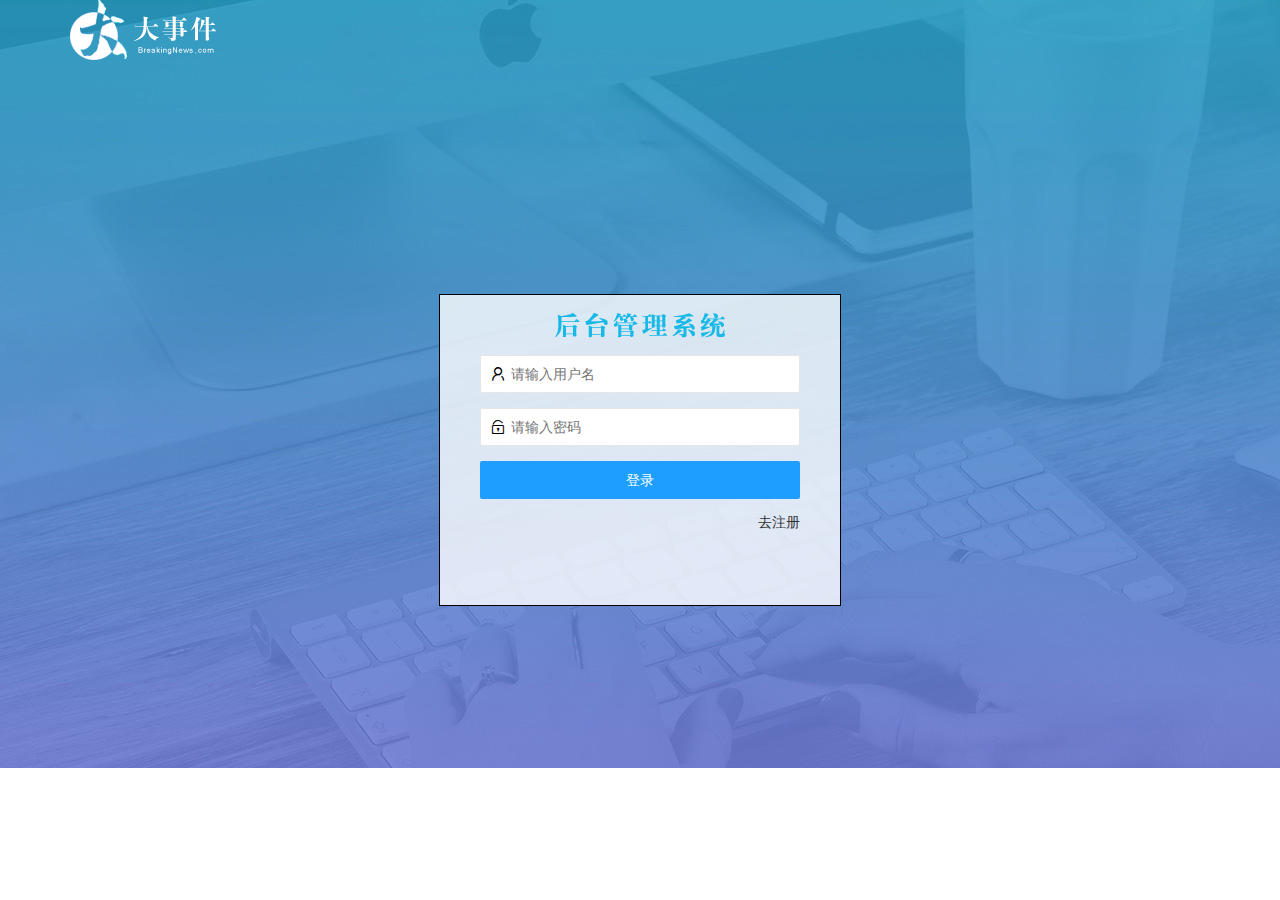
<file: login.html>
<!DOCTYPE html>
<html lang="en">

<head>
    <meta charset="UTF-8">
    <meta http-equiv="X-UA-Compatible" content="IE=edge">
    <meta name="viewport" content="width=device-width, initial-scale=1.0">
    <title>大事件-登录/注册</title>
    <!-- 外部框架样式 -->
    <link rel="stylesheet" href="./assets/lib/layui/css/layui.css">
    <link rel="stylesheet" href="./assets/fonts/iconfont.css">
    <!-- 自己的样式 -->
    <link rel="stylesheet" href="./assets/css/login.css">
    <script src="./assets/lib/layui/layui.all.js"></script>
    <!-- 引入js -->
    <script src="./assets/lib/jquery.js"></script>
    <script src="./assets/js/toolBase设置.js"></script>
    <!-- 引入自己的js -->
    <script src="./assets/js/login.js"></script>
</head>

<body>
    <!-- log图片位置 -->
    <div class="layui-main">
        <img src="./assets/images/logo.png" alt="">
    </div>
    <!-- 中间盒子区域 -->
    <div class="LoginAndReg">
        <!-- 第一行图片位置 -->
        <div class="title"></div>
        <!-- 表单区域 -->
        <!-- 登录 -->
        <div class="login">
            <form class="layui-form" action="">
                <!-- 输入表单 -->
                <div class="layui-form-item">
                    <i class="layui-icon">&#xe66f;</i>
                    <!-- lay-verify="required"和layui.js合作完成必填项的制作 -->
                    <input type="text" name="username" required lay-verify="required" placeholder="请输入用户名"
                        autocomplete="off" class="layui-input userName">
                </div>
                <div class="layui-form-item">
                    <i class="layui-icon">&#xe673;</i>
                    <input type="password" name="password" required lay-verify="required|" placeholder="请输入密码"
                        autocomplete="off" class="layui-input">
                </div>
                <!-- 按钮 -->
                <div class="layui-form-item login1">
                    <button class="layui-btn layui-btn-fluid layui-btn-normal" lay-submit>登录</button>
                </div>
                <!-- 转换登录和注册 -->
                <div class="layui-form-item login1">
                    <a href="javascript:;">去注册</a>
                </div>
            </form>
        </div>
        <!-- 注册 -->
        <div class="reg" style="display: none;">
            <form class="layui-form" action="">
                <div class="layui-form-item">
                    <i class="layui-icon">&#xe66f;</i>
                    <input type="text" name="username" required lay-verify="required" placeholder="请输入用户名"
                        autocomplete="off" class="layui-input">
                </div>
                <div class="layui-form-item">
                    <i class="layui-icon">&#xe673;</i>
                    <input type="password" name="password" required lay-verify="required|psw" placeholder="请输入密码"
                        autocomplete="off" class="layui-input">
                </div>
                <div class="layui-form-item">
                    <i class="layui-icon">&#xe673;</i>
                    <input type="password" name="repassword" required lay-verify="required|repsw"
                        placeholder="请再次确认密码" autocomplete="off" class="layui-input">
                </div>
                <div class="layui-form-item reg1">
                    <button class="layui-btn layui-btn-fluid layui-btn-normal" lay-submit>注册</button>
                </div>
                <div class="layui-form-item reg1">
                    <a href="javascript:;">去登陆</a>
                </div>
            </form>
        </div>

    </div>
</body>

</html>
</file>
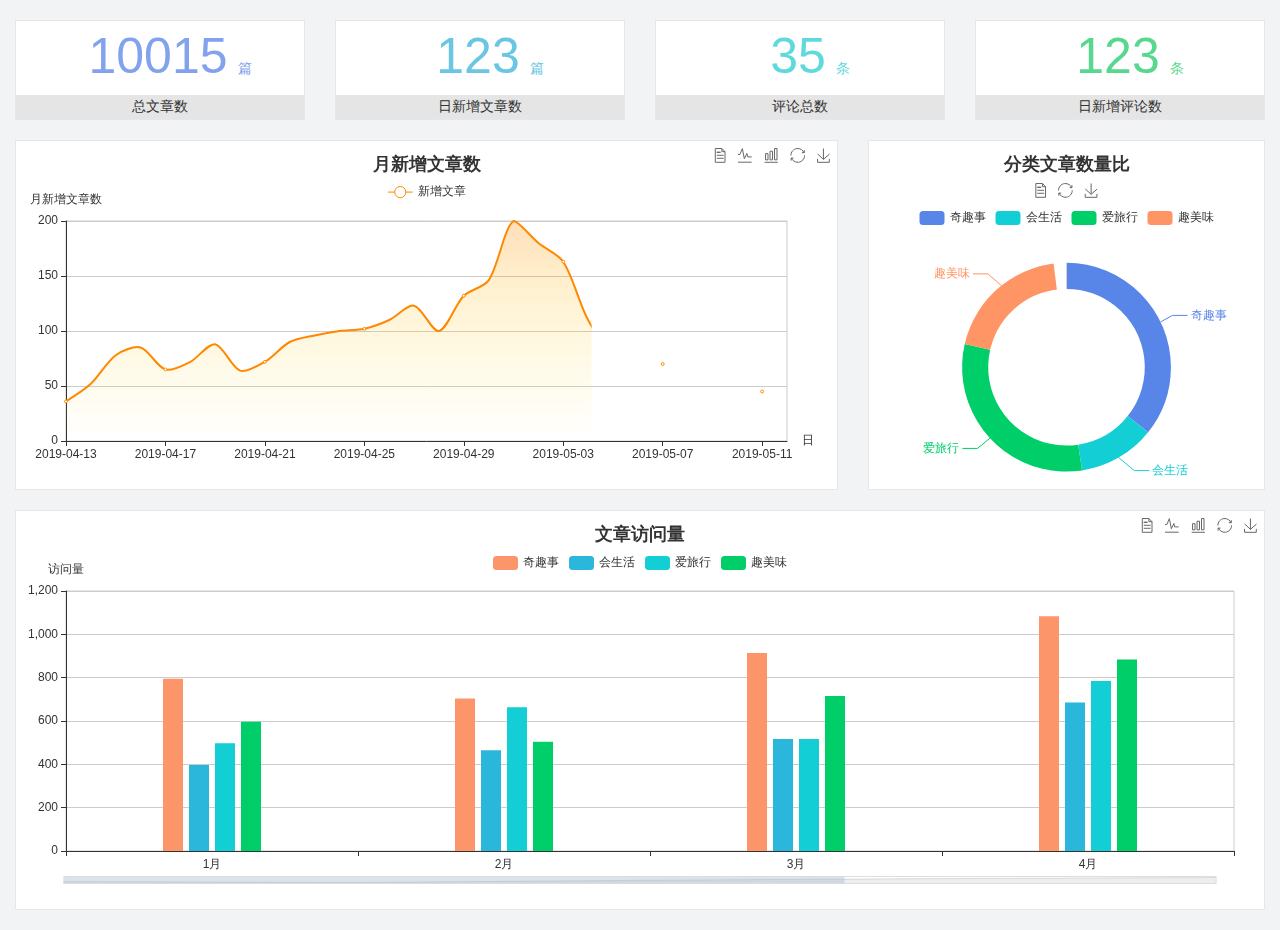
<file: home/dashboard.html>
<!DOCTYPE html>
<html lang="en">

<head>
  <meta charset="UTF-8">
  <meta name="viewport" content="width=device-width, initial-scale=1.0">
  <meta http-equiv="X-UA-Compatible" content="ie=edge">
  <title>图表统计</title>
  <link rel="stylesheet" href="../../assets/lib/bootstrap.css" />
  <link rel="stylesheet" href="../../assets/lib/main.css" />
  <script src="../../assets/lib/jquery.js"></script>
  <script type="text/javascript" src="../../assets/lib/echarts.min.js"></script>
</head>

<body>
  <div class="container-fluid">
    <div class="row spannel_list">
      <div class="col-sm-3 col-xs-6">
        <div class="spannel">
          <em>10015</em><span>篇</span>
          <b>总文章数</b>
        </div>
      </div>
      <div class="col-sm-3 col-xs-6">
        <div class="spannel scolor01">
          <em>123</em><span>篇</span>
          <b>日新增文章数</b>
        </div>
      </div>
      <div class="col-sm-3 col-xs-6">
        <div class="spannel scolor02">
          <em>35</em><span>条</span>
          <b>评论总数</b>
        </div>
      </div>
      <div class="col-sm-3 col-xs-6">
        <div class="spannel scolor03">
          <em>123</em><span>条</span>
          <b>日新增评论数</b>
        </div>
      </div>
    </div>
  </div>

  <div class="container-fluid">
    <div class="row curve-pie">
      <div class="col-lg-8 col-md-8">
        <div class="gragh_pannel" id="curve_show"></div>
      </div>
      <div class="col-lg-4 col-md-4">
        <div class="gragh_pannel" id="pie_show"></div>
      </div>
    </div>
  </div>

  <div class="container-fluid">
    <div class="column_pannel" id="column_show"></div>
  </div>

  <script>
    var oChart = echarts.init(document.getElementById('curve_show'));
    var aList_all = [
      { 'count': 36, 'date': '2019-04-13' },
      { 'count': 52, 'date': '2019-04-14' },
      { 'count': 78, 'date': '2019-04-15' },
      { 'count': 85, 'date': '2019-04-16' },
      { 'count': 65, 'date': '2019-04-17' },
      { 'count': 72, 'date': '2019-04-18' },
      { 'count': 88, 'date': '2019-04-19' },
      { 'count': 64, 'date': '2019-04-20' },
      { 'count': 72, 'date': '2019-04-21' },
      { 'count': 90, 'date': '2019-04-22' },
      { 'count': 96, 'date': '2019-04-23' },
      { 'count': 100, 'date': '2019-04-24' },
      { 'count': 102, 'date': '2019-04-25' },
      { 'count': 110, 'date': '2019-04-26' },
      { 'count': 123, 'date': '2019-04-27' },
      { 'count': 100, 'date': '2019-04-28' },
      { 'count': 132, 'date': '2019-04-29' },
      { 'count': 146, 'date': '2019-04-30' },
      { 'count': 200, 'date': '2019-05-01' },
      { 'count': 180, 'date': '2019-05-02' },
      { 'count': 163, 'date': '2019-05-03' },
      { 'count': 110, 'date': '2019-05-04' },
      { 'count': 80, 'date': '2019-05-05' },
      { 'count': 82, 'date': '2019-05-06' },
      { 'count': 70, 'date': '2019-05-07' },
      { 'count': 65, 'date': '2019-05-08' },
      { 'count': 54, 'date': '2019-05-09' },
      { 'count': 40, 'date': '2019-05-10' },
      { 'count': 45, 'date': '2019-05-11' },
      { 'count': 38, 'date': '2019-05-12' },
    ];

    let aCount = [];
    let aDate = [];

    for (var i = 0; i < aList_all.length; i++) {
      aCount.push(aList_all[i].count);
      aDate.push(aList_all[i].date);
    }

    var chartopt = {
      title: {
        text: '月新增文章数',
        left: 'center',
        top: '10'
      },
      tooltip: {
        trigger: 'axis'
      },
      legend: {
        data: ['新增文章'],
        top: '40'
      },
      toolbox: {
        show: true,
        feature: {
          mark: { show: true },
          dataView: { show: true, readOnly: false },
          magicType: { show: true, type: ['line', 'bar'] },
          restore: { show: true },
          saveAsImage: { show: true }
        }
      },
      calculable: true,
      xAxis: [
        {
          name: '日',
          type: 'category',
          boundaryGap: false,
          data: aDate
        }
      ],
      yAxis: [
        {
          name: '月新增文章数',
          type: 'value'
        }
      ],
      series: [
        {
          name: '新增文章',
          type: 'line',
          smooth: true,
          itemStyle: { normal: { areaStyle: { type: 'default' }, color: '#f80' }, lineStyle: { color: '#f80' } },
          data: aCount
        }],
      areaStyle: {
        normal: {
          color: new echarts.graphic.LinearGradient(0, 0, 0, 1, [{
            offset: 0,
            color: 'rgba(255,136,0,0.39)'
          }, {
            offset: .34,
            color: 'rgba(255,180,0,0.25)'
          }, {
            offset: 1,
            color: 'rgba(255,222,0,0.00)'
          }])

        }
      },
      grid: {
        show: true,
        x: 50,
        x2: 50,
        y: 80,
        height: 220
      }
    };

    oChart.setOption(chartopt);


    var oPie = echarts.init(document.getElementById('pie_show'));
    var oPieopt =
    {
      title: {
        top: 10,
        text: '分类文章数量比',
        x: 'center'
      },
      tooltip: {
        trigger: 'item',
        formatter: "{a} <br/>{b} : {c} ({d}%)"
      },
      color: ['#5885e8', '#13cfd5', '#00ce68', '#ff9565'],
      legend: {
        x: 'center',
        top: 65,
        data: ['奇趣事', '会生活', '爱旅行', '趣美味']
      },
      toolbox: {
        show: true,
        x: 'center',
        top: 35,
        feature: {
          mark: { show: true },
          dataView: { show: true, readOnly: false },
          magicType: {
            show: true,
            type: ['pie', 'funnel'],
            option: {
              funnel: {
                x: '25%',
                width: '50%',
                funnelAlign: 'left',
                max: 1548
              }
            }
          },
          restore: { show: true },
          saveAsImage: { show: true }
        }
      },
      calculable: true,
      series: [
        {
          name: '访问来源',
          type: 'pie',
          radius: ['45%', '60%'],
          center: ['50%', '65%'],
          data: [
            { value: 300, name: '奇趣事' },
            { value: 100, name: '会生活' },
            { value: 260, name: '爱旅行' },
            { value: 180, name: '趣美味' }
          ]
        }
      ]
    };
    oPie.setOption(oPieopt);



    var oColumn = this.echarts.init(document.getElementById('column_show'));
    var oColumnopt =
    {
      title: {
        text: '文章访问量',
        left: 'center',
        top: '10'
      },
      tooltip: {
        trigger: 'axis'
      },
      legend: {
        data: ['奇趣事', '会生活', '爱旅行', '趣美味'],
        top: '40'
      },
      toolbox: {
        show: true,
        feature: {
          mark: { show: true },
          dataView: { show: true, readOnly: false },
          magicType: { show: true, type: ['line', 'bar'] },
          restore: { show: true },
          saveAsImage: { show: true }
        }
      },
      calculable: true,
      xAxis: [
        {
          type: 'category',
          data: ['1月', '2月', '3月', '4月', '5月']
        }
      ],
      yAxis: [
        {
          name: '访问量',
          type: 'value'
        }
      ],
      series: [
        {
          name: '奇趣事',
          type: 'bar',
          barWidth: 20,
          itemStyle: {
            normal: { areaStyle: { type: 'default' }, color: '#fd956a' }
          },
          data: [800, 708, 920, 1090, 1200]
        },
        {
          name: '会生活',
          type: 'bar',
          barWidth: 20,
          itemStyle: {
            normal: { areaStyle: { type: 'default' }, color: '#2bb6db' }
          },
          data: [400, 468, 520, 690, 800]
        },
        {
          name: '爱旅行',
          type: 'bar',
          barWidth: 20,
          itemStyle: {
            normal: { areaStyle: { type: 'default' }, color: '#13cfd5' }
          },
          data: [500, 668, 520, 790, 900]
        },
        {
          name: '趣美味',
          type: 'bar',
          barWidth: 20,
          itemStyle: {
            normal: { areaStyle: { type: 'default' }, color: '#00ce68' }
          },
          data: [600, 508, 720, 890, 1000]
        }
      ],
      grid: {
        show: true,
        x: 50,
        x2: 30,
        y: 80,
        height: 260
      },
      dataZoom: [//给x轴设置滚动条
        {
          start: 0,//默认为0
          end: 100 - 1000 / 31,//默认为100
          type: 'slider',
          show: true,
          xAxisIndex: [0],
          handleSize: 0,//滑动条的 左右2个滑动条的大小
          height: 8,//组件高度
          left: 45, //左边的距离
          right: 50,//右边的距离
          bottom: 26,//右边的距离
          handleColor: '#ddd',//h滑动图标的颜色
          handleStyle: {
            borderColor: "#cacaca",
            borderWidth: "1",
            shadowBlur: 2,
            background: "#ddd",
            shadowColor: "#ddd",
          }
        }]
    };
    oColumn.setOption(oColumnopt);
  </script>
</body>

</html>
</file>
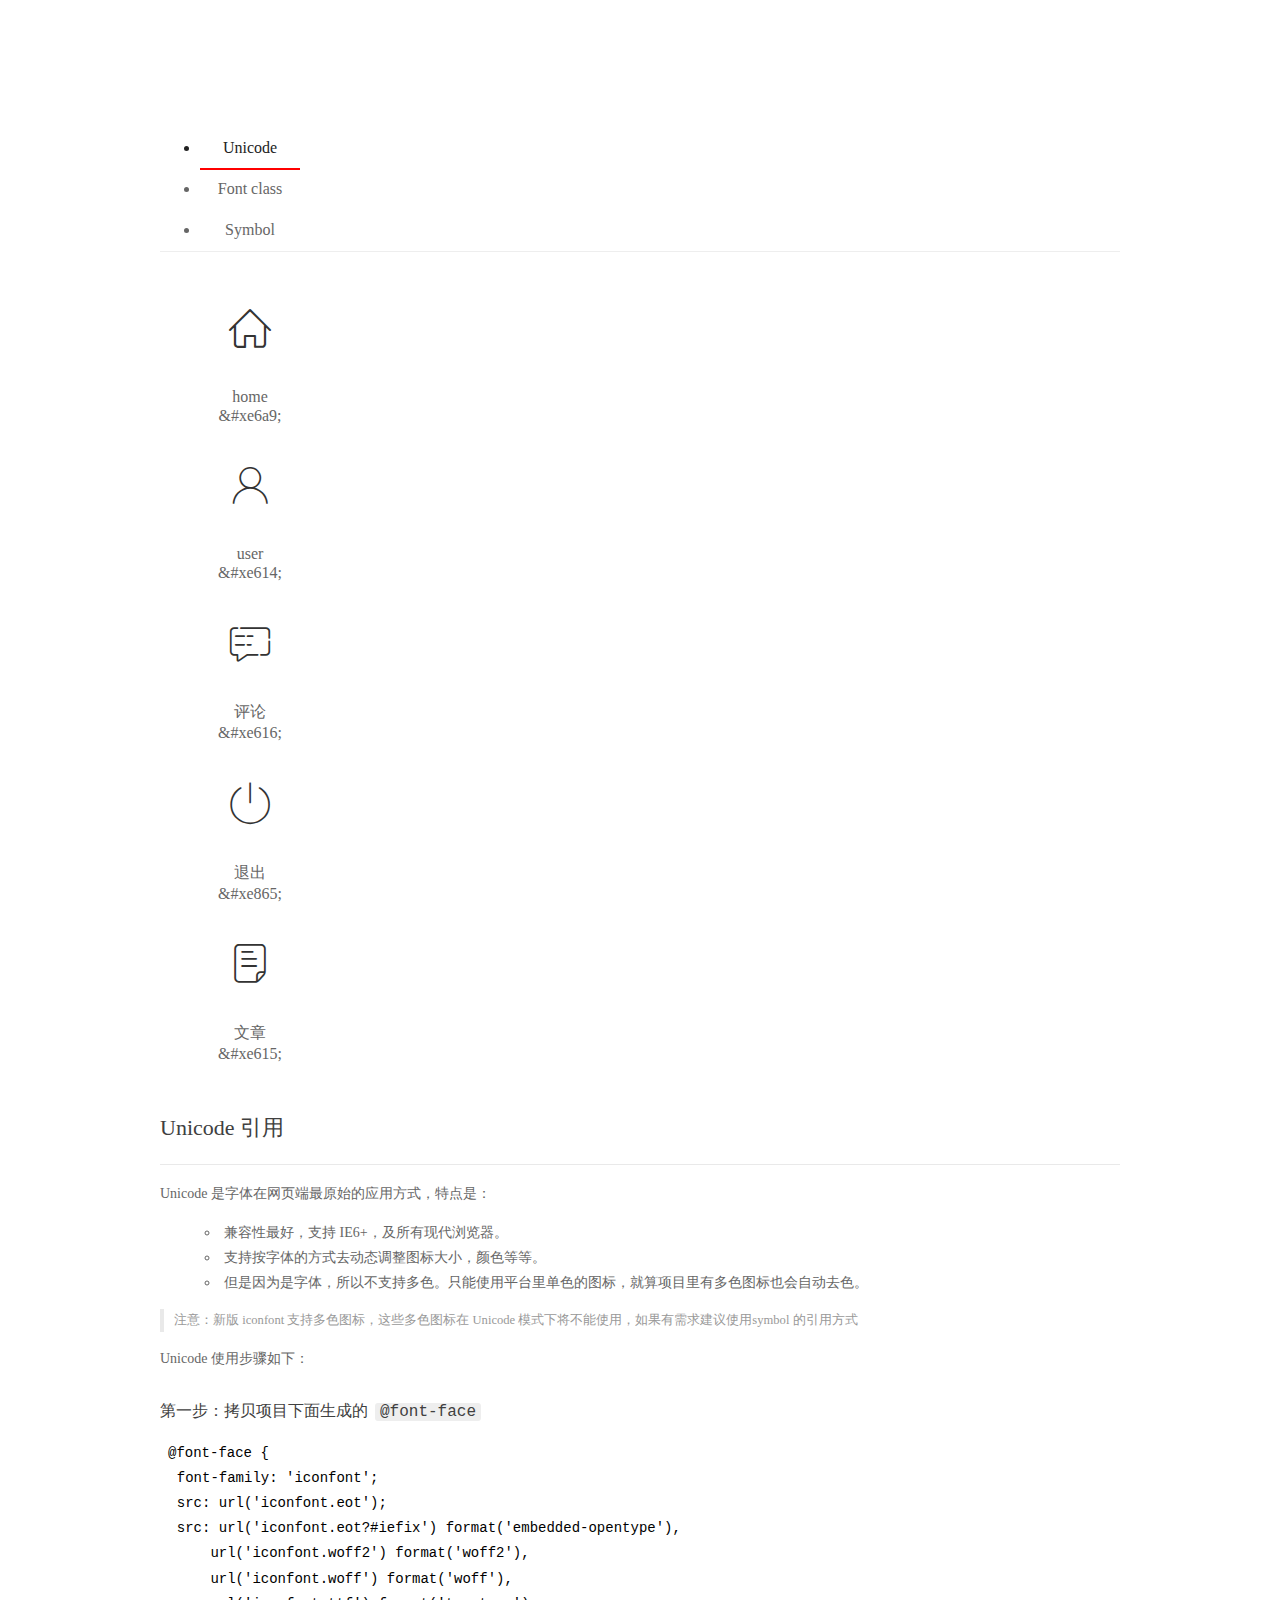
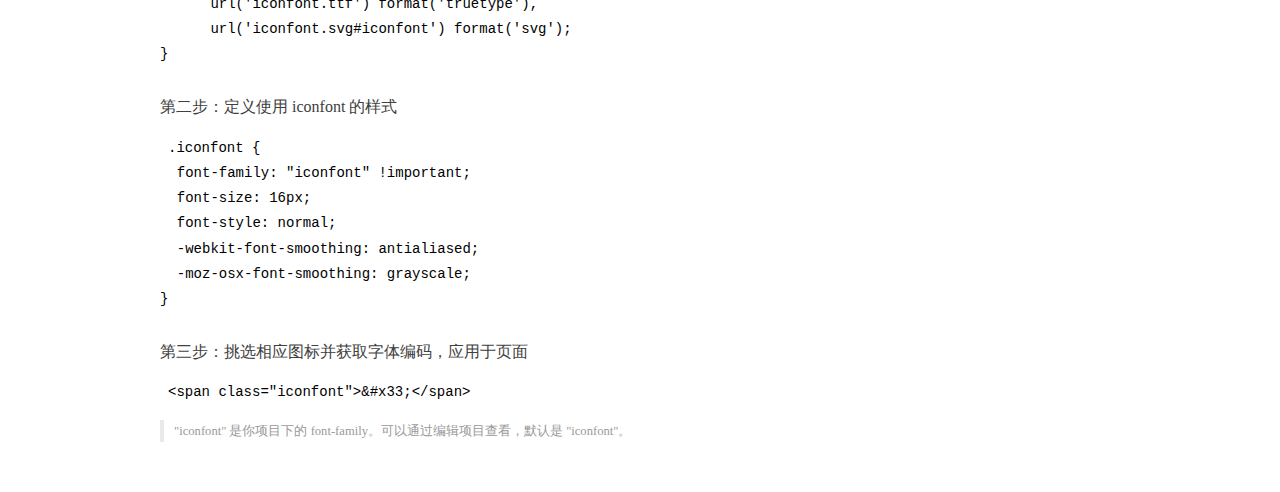
<file: assets/fonts/demo_index.html>
<!DOCTYPE html>
<html>
<head>
  <meta charset="utf-8"/>
  <title>IconFont Demo</title>
  <link rel="shortcut icon" href="https://gtms04.alicdn.com/tps/i4/TB1_oz6GVXXXXaFXpXXJDFnIXXX-64-64.ico" type="image/x-icon"/>
  <link rel="stylesheet" href="https://g.alicdn.com/thx/cube/1.3.2/cube.min.css">
  <link rel="stylesheet" href="demo.css">
  <link rel="stylesheet" href="iconfont.css">
  <script src="iconfont.js"></script>
  <!-- jQuery -->
  <script src="https://a1.alicdn.com/oss/uploads/2018/12/26/7bfddb60-08e8-11e9-9b04-53e73bb6408b.js"></script>
  <!-- 代码高亮 -->
  <script src="https://a1.alicdn.com/oss/uploads/2018/12/26/a3f714d0-08e6-11e9-8a15-ebf944d7534c.js"></script>
</head>
<body>
  <div class="main">
    <h1 class="logo"><a href="https://www.iconfont.cn/" title="iconfont 首页" target="_blank">&#xe86b;</a></h1>
    <div class="nav-tabs">
      <ul id="tabs" class="dib-box">
        <li class="dib active"><span>Unicode</span></li>
        <li class="dib"><span>Font class</span></li>
        <li class="dib"><span>Symbol</span></li>
      </ul>
      
    </div>
    <div class="tab-container">
      <div class="content unicode" style="display: block;">
          <ul class="icon_lists dib-box">
          
            <li class="dib">
              <span class="icon iconfont">&#xe6a9;</span>
                <div class="name">home</div>
                <div class="code-name">&amp;#xe6a9;</div>
              </li>
          
            <li class="dib">
              <span class="icon iconfont">&#xe614;</span>
                <div class="name">user</div>
                <div class="code-name">&amp;#xe614;</div>
              </li>
          
            <li class="dib">
              <span class="icon iconfont">&#xe616;</span>
                <div class="name">评论</div>
                <div class="code-name">&amp;#xe616;</div>
              </li>
          
            <li class="dib">
              <span class="icon iconfont">&#xe865;</span>
                <div class="name">退出</div>
                <div class="code-name">&amp;#xe865;</div>
              </li>
          
            <li class="dib">
              <span class="icon iconfont">&#xe615;</span>
                <div class="name">文章</div>
                <div class="code-name">&amp;#xe615;</div>
              </li>
          
          </ul>
          <div class="article markdown">
          <h2 id="unicode-">Unicode 引用</h2>
          <hr>

          <p>Unicode 是字体在网页端最原始的应用方式，特点是：</p>
          <ul>
            <li>兼容性最好，支持 IE6+，及所有现代浏览器。</li>
            <li>支持按字体的方式去动态调整图标大小，颜色等等。</li>
            <li>但是因为是字体，所以不支持多色。只能使用平台里单色的图标，就算项目里有多色图标也会自动去色。</li>
          </ul>
          <blockquote>
            <p>注意：新版 iconfont 支持多色图标，这些多色图标在 Unicode 模式下将不能使用，如果有需求建议使用symbol 的引用方式</p>
          </blockquote>
          <p>Unicode 使用步骤如下：</p>
          <h3 id="-font-face">第一步：拷贝项目下面生成的 <code>@font-face</code></h3>
<pre><code class="language-css"
>@font-face {
  font-family: 'iconfont';
  src: url('iconfont.eot');
  src: url('iconfont.eot?#iefix') format('embedded-opentype'),
      url('iconfont.woff2') format('woff2'),
      url('iconfont.woff') format('woff'),
      url('iconfont.ttf') format('truetype'),
      url('iconfont.svg#iconfont') format('svg');
}
</code></pre>
          <h3 id="-iconfont-">第二步：定义使用 iconfont 的样式</h3>
<pre><code class="language-css"
>.iconfont {
  font-family: "iconfont" !important;
  font-size: 16px;
  font-style: normal;
  -webkit-font-smoothing: antialiased;
  -moz-osx-font-smoothing: grayscale;
}
</code></pre>
          <h3 id="-">第三步：挑选相应图标并获取字体编码，应用于页面</h3>
<pre>
<code class="language-html"
>&lt;span class="iconfont"&gt;&amp;#x33;&lt;/span&gt;
</code></pre>
          <blockquote>
            <p>"iconfont" 是你项目下的 font-family。可以通过编辑项目查看，默认是 "iconfont"。</p>
          </blockquote>
          </div>
      </div>
      <div class="content font-class">
        <ul class="icon_lists dib-box">
          
          <li class="dib">
            <span class="icon iconfont icon-home"></span>
            <div class="name">
              home
            </div>
            <div class="code-name">.icon-home
            </div>
          </li>
          
          <li class="dib">
            <span class="icon iconfont icon-user"></span>
            <div class="name">
              user
            </div>
            <div class="code-name">.icon-user
            </div>
          </li>
          
          <li class="dib">
            <span class="icon iconfont icon-pinglun"></span>
            <div class="name">
              评论
            </div>
            <div class="code-name">.icon-pinglun
            </div>
          </li>
          
          <li class="dib">
            <span class="icon iconfont icon-tuichu"></span>
            <div class="name">
              退出
            </div>
            <div class="code-name">.icon-tuichu
            </div>
          </li>
          
          <li class="dib">
            <span class="icon iconfont icon-16"></span>
            <div class="name">
              文章
            </div>
            <div class="code-name">.icon-16
            </div>
          </li>
          
        </ul>
        <div class="article markdown">
        <h2 id="font-class-">font-class 引用</h2>
        <hr>

        <p>font-class 是 Unicode 使用方式的一种变种，主要是解决 Unicode 书写不直观，语意不明确的问题。</p>
        <p>与 Unicode 使用方式相比，具有如下特点：</p>
        <ul>
          <li>兼容性良好，支持 IE8+，及所有现代浏览器。</li>
          <li>相比于 Unicode 语意明确，书写更直观。可以很容易分辨这个 icon 是什么。</li>
          <li>因为使用 class 来定义图标，所以当要替换图标时，只需要修改 class 里面的 Unicode 引用。</li>
          <li>不过因为本质上还是使用的字体，所以多色图标还是不支持的。</li>
        </ul>
        <p>使用步骤如下：</p>
        <h3 id="-fontclass-">第一步：引入项目下面生成的 fontclass 代码：</h3>
<pre><code class="language-html">&lt;link rel="stylesheet" href="./iconfont.css"&gt;
</code></pre>
        <h3 id="-">第二步：挑选相应图标并获取类名，应用于页面：</h3>
<pre><code class="language-html">&lt;span class="iconfont icon-xxx"&gt;&lt;/span&gt;
</code></pre>
        <blockquote>
          <p>"
            iconfont" 是你项目下的 font-family。可以通过编辑项目查看，默认是 "iconfont"。</p>
        </blockquote>
      </div>
      </div>
      <div class="content symbol">
          <ul class="icon_lists dib-box">
          
            <li class="dib">
                <svg class="icon svg-icon" aria-hidden="true">
                  <use xlink:href="#icon-home"></use>
                </svg>
                <div class="name">home</div>
                <div class="code-name">#icon-home</div>
            </li>
          
            <li class="dib">
                <svg class="icon svg-icon" aria-hidden="true">
                  <use xlink:href="#icon-user"></use>
                </svg>
                <div class="name">user</div>
                <div class="code-name">#icon-user</div>
            </li>
          
            <li class="dib">
                <svg class="icon svg-icon" aria-hidden="true">
                  <use xlink:href="#icon-pinglun"></use>
                </svg>
                <div class="name">评论</div>
                <div class="code-name">#icon-pinglun</div>
            </li>
          
            <li class="dib">
                <svg class="icon svg-icon" aria-hidden="true">
                  <use xlink:href="#icon-tuichu"></use>
                </svg>
                <div class="name">退出</div>
                <div class="code-name">#icon-tuichu</div>
            </li>
          
            <li class="dib">
                <svg class="icon svg-icon" aria-hidden="true">
                  <use xlink:href="#icon-16"></use>
                </svg>
                <div class="name">文章</div>
                <div class="code-name">#icon-16</div>
            </li>
          
          </ul>
          <div class="article markdown">
          <h2 id="symbol-">Symbol 引用</h2>
          <hr>

          <p>这是一种全新的使用方式，应该说这才是未来的主流，也是平台目前推荐的用法。相关介绍可以参考这篇<a href="">文章</a>
            这种用法其实是做了一个 SVG 的集合，与另外两种相比具有如下特点：</p>
          <ul>
            <li>支持多色图标了，不再受单色限制。</li>
            <li>通过一些技巧，支持像字体那样，通过 <code>font-size</code>, <code>color</code> 来调整样式。</li>
            <li>兼容性较差，支持 IE9+，及现代浏览器。</li>
            <li>浏览器渲染 SVG 的性能一般，还不如 png。</li>
          </ul>
          <p>使用步骤如下：</p>
          <h3 id="-symbol-">第一步：引入项目下面生成的 symbol 代码：</h3>
<pre><code class="language-html">&lt;script src="./iconfont.js"&gt;&lt;/script&gt;
</code></pre>
          <h3 id="-css-">第二步：加入通用 CSS 代码（引入一次就行）：</h3>
<pre><code class="language-html">&lt;style&gt;
.icon {
  width: 1em;
  height: 1em;
  vertical-align: -0.15em;
  fill: currentColor;
  overflow: hidden;
}
&lt;/style&gt;
</code></pre>
          <h3 id="-">第三步：挑选相应图标并获取类名，应用于页面：</h3>
<pre><code class="language-html">&lt;svg class="icon" aria-hidden="true"&gt;
  &lt;use xlink:href="#icon-xxx"&gt;&lt;/use&gt;
&lt;/svg&gt;
</code></pre>
          </div>
      </div>

    </div>
  </div>
  <script>
  $(document).ready(function () {
      $('.tab-container .content:first').show()

      $('#tabs li').click(function (e) {
        var tabContent = $('.tab-container .content')
        var index = $(this).index()

        if ($(this).hasClass('active')) {
          return
        } else {
          $('#tabs li').removeClass('active')
          $(this).addClass('active')

          tabContent.hide().eq(index).fadeIn()
        }
      })
    })
  </script>
</body>
</html>
</file>
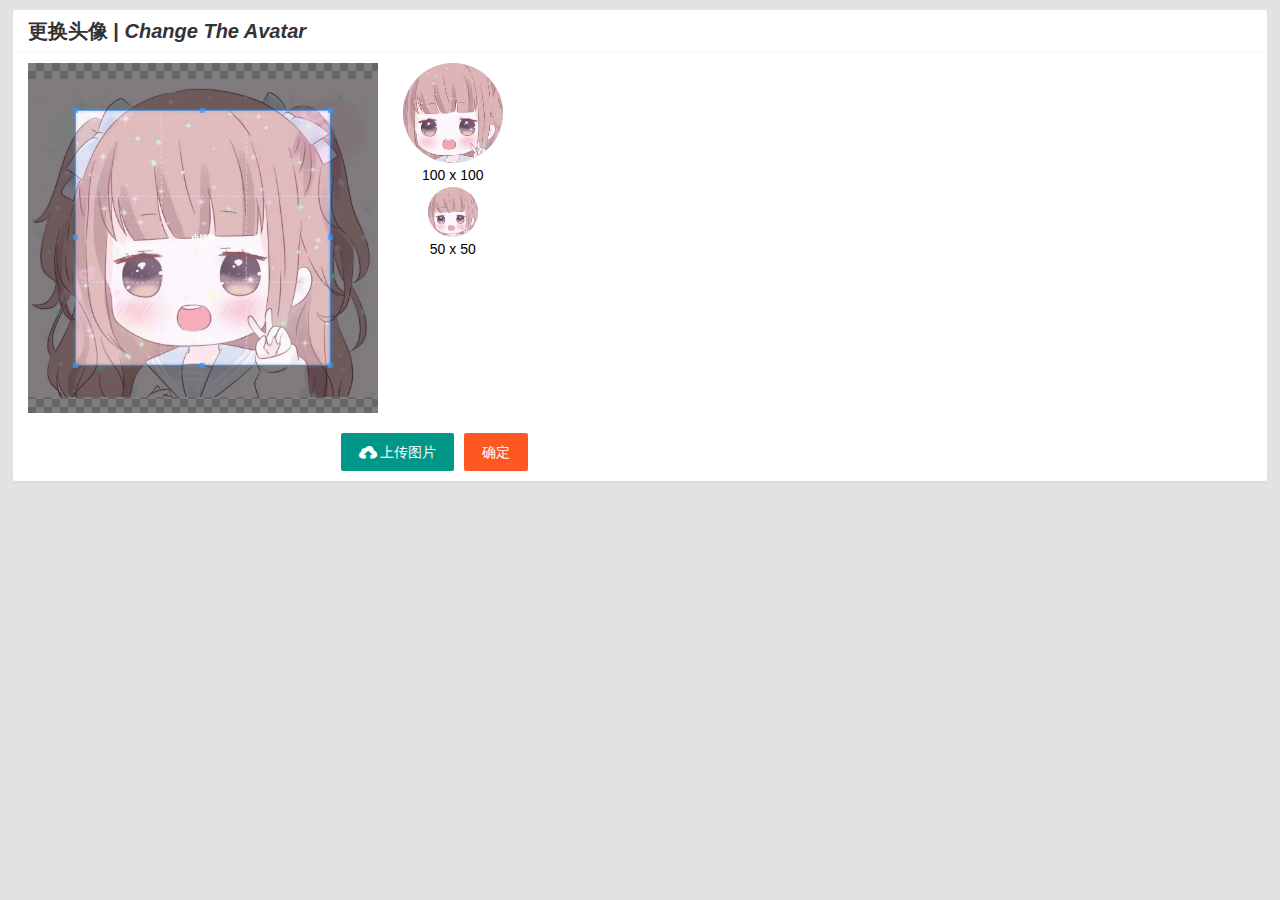
<file: home/Personal Center/avatar.html>
<!DOCTYPE html>
<html lang="en">

<head>
    <meta charset="UTF-8">
    <meta http-equiv="X-UA-Compatible" content="IE=edge">
    <meta name="viewport" content="width=device-width, initial-scale=1.0">
    <title>Document</title>
    <link rel="stylesheet" href="../../assets/lib/layui/css/layui.css">
    <link rel="stylesheet" href="../../assets/css/Personal Center/avatar.css">
    <!-- 剪裁专属 -->
    <link rel="stylesheet" href="/assets/lib/cropper/cropper.css">
    <!-- 一些基础的js -->
    <script src="/assets/lib/axios.js"></script>
    <script src="/assets/lib/layui/layui.all.js"></script>
    <script src="../../assets/lib/jquery.js"></script>
    <script src="/assets/js/toolBase设置.js"></script>
    <!-- 剪裁附属js -->
    <script src="/assets/lib/cropper/Cropper.js"></script>
    <script src="/assets/lib/cropper/jquery-cropper.js"></script>
    <!-- myself——js -->
    <script src="/assets/js/Personal Center/avatar.js"></script>
</head>

<body>
    <div class="layui-card">
        <div class="layui-card-header">更换头像 | <i>Change The Avatar</i></div>
        <div class="layui-card-body">
            <!-- 头像的剪裁用cropper.css -->
            <div class="row1">
                <!-- 大图 -->
                <div class="cropper-box">
                    <img src="/assets/images/1.jpeg" id="image" alt="">
                </div>
                <!-- 两个预览 -->
                <div class="preview-box">
                    <div class="n">
                        <div class="img-preview w100"></div>
                        <p class="size">100 x 100</p>
                    </div>
                    <div class="n">
                        <div class="img-preview w50"></div>
                        <p class="size">50 x 50</p>
                    </div>
                </div>
            </div>
            <!-- 按钮 -->
            <div class="row2">
                <!-- accept可以指定input的选择文件类型 -->
                <input type="file" id="file" style="display: none;" accept="image/png,image/jpeg" />
                <button type="button" class="layui-btn" id="btnChoseImg">
                    <i class="layui-icon">&#xe67c;</i>上传图片
                </button>
                <button type="button" class="layui-btn layui-btn-danger">确定</button>
            </div>
        </div>
    </div>


</body>

</html>
</file>
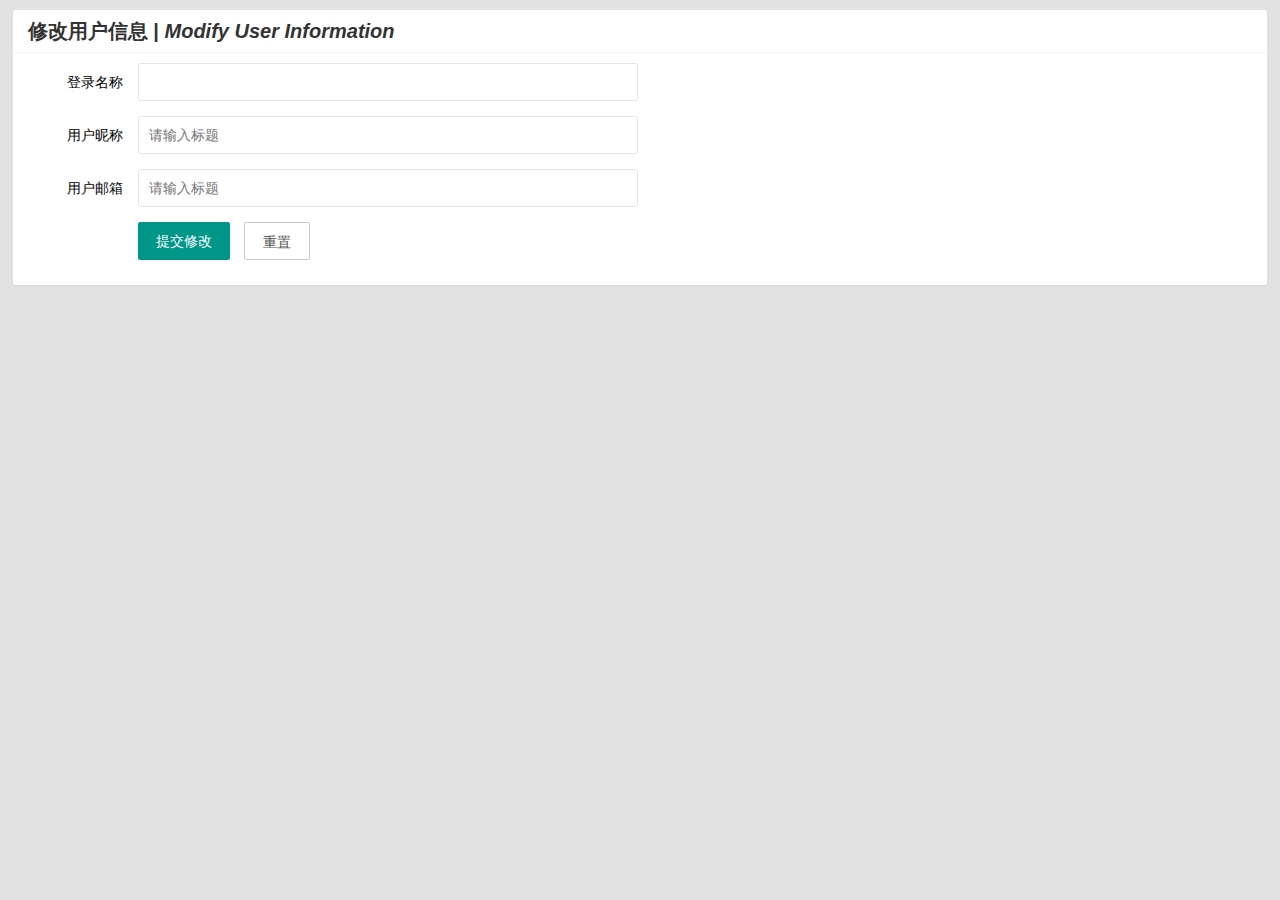
<file: home/Personal Center/Basic information.html>
<!DOCTYPE html>
<html lang="en">

<head>
    <meta charset="UTF-8">
    <meta http-equiv="X-UA-Compatible" content="IE=edge">
    <meta name="viewport" content="width=device-width, initial-scale=1.0">
    <title>Document</title>
    <link rel="stylesheet" href="../../assets/lib/layui/css/layui.css">
    <link rel="stylesheet" href="../../assets/css/Personal Center/basicInfo.css">
    <script src="../../assets/lib/layui/layui.all.js"></script>
    <script src="../../assets/lib/jquery.js"></script>
    <script src="../../assets/js/toolBase设置.js"></script>
    <script src="../../assets/js/Personal Center/basicinfo.js"></script>
</head>

<body>
    <div class="layui-card">
        <div class="layui-card-header">修改用户信息 | <i>Modify User Information</i></div>
        <div class="layui-card-body">
            <!-- 表单区域 -->
            <form class="layui-form" lay-filter="formUserInfo">
                <!-- 隐藏域 -->
                <input type="hidden" name="id" value="">
                <div class="layui-form-item">
                    <label class="layui-form-label">登录名称</label>
                    <div class="layui-input-block">
                        <input type="text" name="username" required class="layui-input" readonly>
                    </div>
                </div>
                <div class="layui-form-item">
                    <label class="layui-form-label">用户昵称</label>
                    <div class="layui-input-block">
                        <input type="text" name="nickname" required lay-verify="required|nickname" placeholder="请输入标题"
                            class="layui-input">
                    </div>
                </div>
                <div class="layui-form-item">
                    <label class="layui-form-label">用户邮箱</label>
                    <div class="layui-input-block">
                        <input type="email" name="email" required lay-verify="required|email" placeholder="请输入标题"
                            class="layui-input">
                    </div>
                </div>
                <!-- 按钮 -->
                <div class="layui-form-item">
                    <div class="layui-input-block">
                        <button class="layui-btn" lay-submit lay-filter="formDemo">提交修改</button>
                        <button type="reset" class="layui-btn layui-btn-primary">重置</button>
                    </div>
                </div>
            </form>

        </div>


    </div>
</body>

</html>
</file>
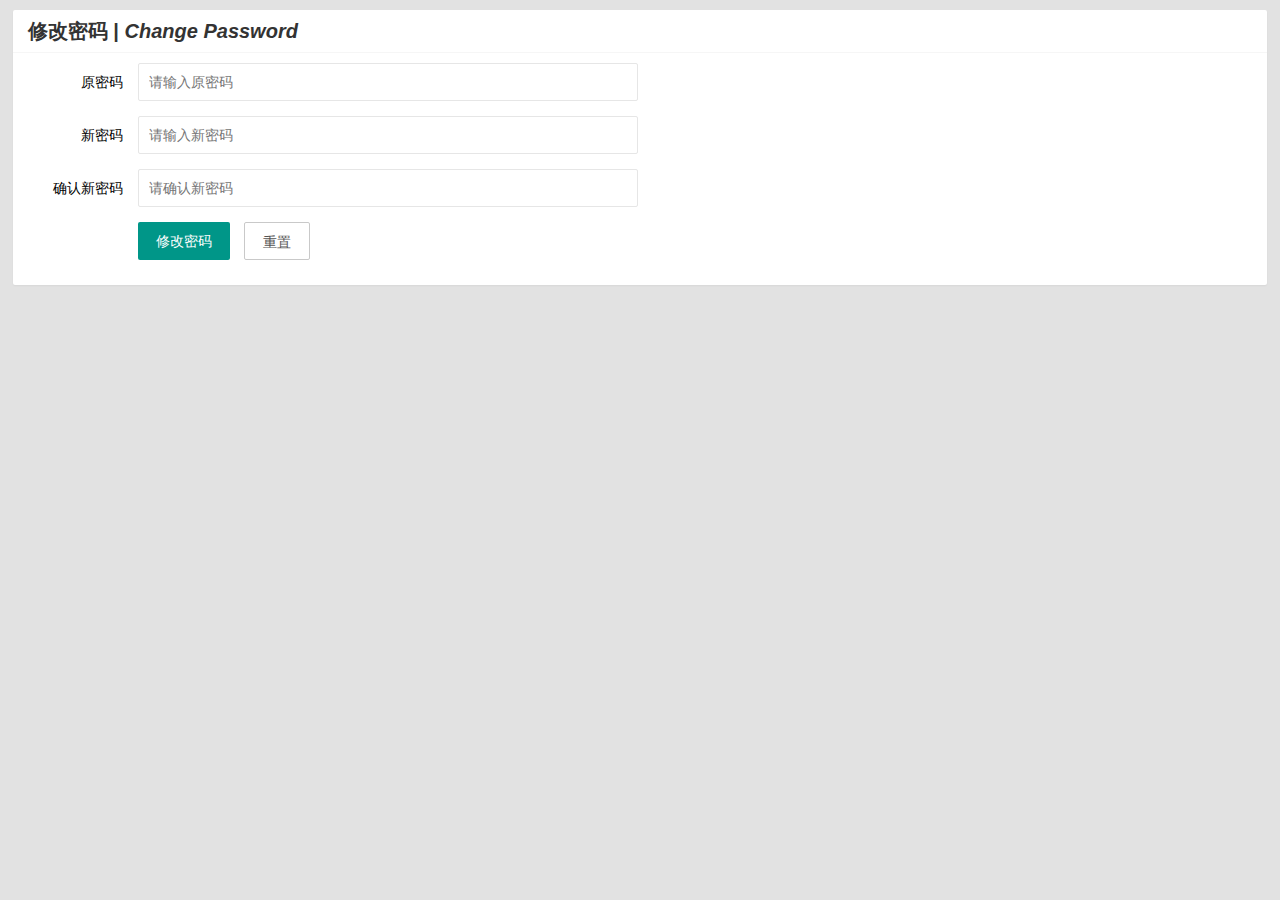
<file: home/Personal Center/repassword.html>
<!DOCTYPE html>
<html lang="en">

<head>
    <meta charset="UTF-8">
    <meta http-equiv="X-UA-Compatible" content="IE=edge">
    <meta name="viewport" content="width=device-width, initial-scale=1.0">
    <title>Document</title>
    <link rel="stylesheet" href="../../assets/lib/layui/css/layui.css">
    <link rel="stylesheet" href="../../assets/css/Personal Center/repassword.css">
    <script src="../../assets/lib/layui/layui.all.js"></script>
    <script src="../../assets/lib/jquery.js"></script>
    <script src="../../assets/js/toolBase设置.js"></script>
    <script src="../../assets/js/Personal Center/repassword.js"></script>
</head>

<body>
    <div class="layui-card">
        <div class="layui-card-header">修改密码 | <i>Change Password</i></div>
        <div class="layui-card-body">
            <!-- 表单区域 -->
            <form class="layui-form" lay-filter="formUserInfo">
                <!-- 旧密码 -->
                <div class="layui-form-item">
                    <label class="layui-form-label">原密码</label>
                    <div class="layui-input-block">
                        <input type="password" name="oldPwd" required lay-verify="required|psw"
                            class="layui-input oldPwd" placeholder="请输入原密码">
                    </div>
                </div>
                <!-- 新密码 -->
                <div class="layui-form-item">
                    <label class="layui-form-label">新密码</label>
                    <div class="layui-input-block">
                        <input type="password" name="newPwd" required lay-verify="required|psw|samePwd"
                            placeholder="请输入新密码" class="layui-input newPwd">
                    </div>
                </div>
                <!-- 新密码确认 -->
                <div class="layui-form-item">
                    <label class="layui-form-label">确认新密码</label>
                    <div class="layui-input-block">
                        <input type="password" name="newPwd2" required lay-verify="required|repsw" placeholder="请确认新密码"
                            class="layui-input">
                    </div>
                </div>
                <!-- 按钮 -->
                <div class="layui-form-item">
                    <div class="layui-input-block">
                        <button class="layui-btn change" lay-submit lay-filter="formDemo">修改密码</button>
                        <button type="reset" class="layui-btn layui-btn-primary">重置</button>
                    </div>
                </div>
            </form>

        </div>


    </div>
</body>

</html>
</file>
<file: assets/lib/layui/css/layui.css>
/** layui-v2.5.5 MIT License By https://www.layui.com */
 .layui-inline,img{display:inline-block;vertical-align:middle}h1,h2,h3,h4,h5,h6{font-weight:400}.layui-edge,.layui-header,.layui-inline,.layui-main{position:relative}.layui-body,.layui-edge,.layui-elip{overflow:hidden}.layui-btn,.layui-edge,.layui-inline,img{vertical-align:middle}.layui-btn,.layui-disabled,.layui-icon,.layui-unselect{-moz-user-select:none;-webkit-user-select:none;-ms-user-select:none}.layui-elip,.layui-form-checkbox span,.layui-form-pane .layui-form-label{text-overflow:ellipsis;white-space:nowrap}.layui-breadcrumb,.layui-tree-btnGroup{visibility:hidden}blockquote,body,button,dd,div,dl,dt,form,h1,h2,h3,h4,h5,h6,input,li,ol,p,pre,td,textarea,th,ul{margin:0;padding:0;-webkit-tap-highlight-color:rgba(0,0,0,0)}a:active,a:hover{outline:0}img{border:none}li{list-style:none}table{border-collapse:collapse;border-spacing:0}h4,h5,h6{font-size:100%}button,input,optgroup,option,select,textarea{font-family:inherit;font-size:inherit;font-style:inherit;font-weight:inherit;outline:0}pre{white-space:pre-wrap;white-space:-moz-pre-wrap;white-space:-pre-wrap;white-space:-o-pre-wrap;word-wrap:break-word}body{line-height:24px;font:14px Helvetica Neue,Helvetica,PingFang SC,Tahoma,Arial,sans-serif}hr{height:1px;margin:10px 0;border:0;clear:both}a{color:#333;text-decoration:none}a:hover{color:#777}a cite{font-style:normal;*cursor:pointer}.layui-border-box,.layui-border-box *{box-sizing:border-box}.layui-box,.layui-box *{box-sizing:content-box}.layui-clear{clear:both;*zoom:1}.layui-clear:after{content:'\20';clear:both;*zoom:1;display:block;height:0}.layui-inline{*display:inline;*zoom:1}.layui-edge{display:inline-block;width:0;height:0;border-width:6px;border-style:dashed;border-color:transparent}.layui-edge-top{top:-4px;border-bottom-color:#999;border-bottom-style:solid}.layui-edge-right{border-left-color:#999;border-left-style:solid}.layui-edge-bottom{top:2px;border-top-color:#999;border-top-style:solid}.layui-edge-left{border-right-color:#999;border-right-style:solid}.layui-disabled,.layui-disabled:hover{color:#d2d2d2!important;cursor:not-allowed!important}.layui-circle{border-radius:100%}.layui-show{display:block!important}.layui-hide{display:none!important}@font-face{font-family:layui-icon;src:url(../font/iconfont.eot?v=250);src:url(../font/iconfont.eot?v=250#iefix) format('embedded-opentype'),url(../font/iconfont.woff2?v=250) format('woff2'),url(../font/iconfont.woff?v=250) format('woff'),url(../font/iconfont.ttf?v=250) format('truetype'),url(../font/iconfont.svg?v=250#layui-icon) format('svg')}.layui-icon{font-family:layui-icon!important;font-size:16px;font-style:normal;-webkit-font-smoothing:antialiased;-moz-osx-font-smoothing:grayscale}.layui-icon-reply-fill:before{content:"\e611"}.layui-icon-set-fill:before{content:"\e614"}.layui-icon-menu-fill:before{content:"\e60f"}.layui-icon-search:before{content:"\e615"}.layui-icon-share:before{content:"\e641"}.layui-icon-set-sm:before{content:"\e620"}.layui-icon-engine:before{content:"\e628"}.layui-icon-close:before{content:"\1006"}.layui-icon-close-fill:before{content:"\1007"}.layui-icon-chart-screen:before{content:"\e629"}.layui-icon-star:before{content:"\e600"}.layui-icon-circle-dot:before{content:"\e617"}.layui-icon-chat:before{content:"\e606"}.layui-icon-release:before{content:"\e609"}.layui-icon-list:before{content:"\e60a"}.layui-icon-chart:before{content:"\e62c"}.layui-icon-ok-circle:before{content:"\1005"}.layui-icon-layim-theme:before{content:"\e61b"}.layui-icon-table:before{content:"\e62d"}.layui-icon-right:before{content:"\e602"}.layui-icon-left:before{content:"\e603"}.layui-icon-cart-simple:before{content:"\e698"}.layui-icon-face-cry:before{content:"\e69c"}.layui-icon-face-smile:before{content:"\e6af"}.layui-icon-survey:before{content:"\e6b2"}.layui-icon-tree:before{content:"\e62e"}.layui-icon-upload-circle:before{content:"\e62f"}.layui-icon-add-circle:before{content:"\e61f"}.layui-icon-download-circle:before{content:"\e601"}.layui-icon-templeate-1:before{content:"\e630"}.layui-icon-util:before{content:"\e631"}.layui-icon-face-surprised:before{content:"\e664"}.layui-icon-edit:before{content:"\e642"}.layui-icon-speaker:before{content:"\e645"}.layui-icon-down:before{content:"\e61a"}.layui-icon-file:before{content:"\e621"}.layui-icon-layouts:before{content:"\e632"}.layui-icon-rate-half:before{content:"\e6c9"}.layui-icon-add-circle-fine:before{content:"\e608"}.layui-icon-prev-circle:before{content:"\e633"}.layui-icon-read:before{content:"\e705"}.layui-icon-404:before{content:"\e61c"}.layui-icon-carousel:before{content:"\e634"}.layui-icon-help:before{content:"\e607"}.layui-icon-code-circle:before{content:"\e635"}.layui-icon-water:before{content:"\e636"}.layui-icon-username:before{content:"\e66f"}.layui-icon-find-fill:before{content:"\e670"}.layui-icon-about:before{content:"\e60b"}.layui-icon-location:before{content:"\e715"}.layui-icon-up:before{content:"\e619"}.layui-icon-pause:before{content:"\e651"}.layui-icon-date:before{content:"\e637"}.layui-icon-layim-uploadfile:before{content:"\e61d"}.layui-icon-delete:before{content:"\e640"}.layui-icon-play:before{content:"\e652"}.layui-icon-top:before{content:"\e604"}.layui-icon-friends:before{content:"\e612"}.layui-icon-refresh-3:before{content:"\e9aa"}.layui-icon-ok:before{content:"\e605"}.layui-icon-layer:before{content:"\e638"}.layui-icon-face-smile-fine:before{content:"\e60c"}.layui-icon-dollar:before{content:"\e659"}.layui-icon-group:before{content:"\e613"}.layui-icon-layim-download:before{content:"\e61e"}.layui-icon-picture-fine:before{content:"\e60d"}.layui-icon-link:before{content:"\e64c"}.layui-icon-diamond:before{content:"\e735"}.layui-icon-log:before{content:"\e60e"}.layui-icon-rate-solid:before{content:"\e67a"}.layui-icon-fonts-del:before{content:"\e64f"}.layui-icon-unlink:before{content:"\e64d"}.layui-icon-fonts-clear:before{content:"\e639"}.layui-icon-triangle-r:before{content:"\e623"}.layui-icon-circle:before{content:"\e63f"}.layui-icon-radio:before{content:"\e643"}.layui-icon-align-center:before{content:"\e647"}.layui-icon-align-right:before{content:"\e648"}.layui-icon-align-left:before{content:"\e649"}.layui-icon-loading-1:before{content:"\e63e"}.layui-icon-return:before{content:"\e65c"}.layui-icon-fonts-strong:before{content:"\e62b"}.layui-icon-upload:before{content:"\e67c"}.layui-icon-dialogue:before{content:"\e63a"}.layui-icon-video:before{content:"\e6ed"}.layui-icon-headset:before{content:"\e6fc"}.layui-icon-cellphone-fine:before{content:"\e63b"}.layui-icon-add-1:before{content:"\e654"}.layui-icon-face-smile-b:before{content:"\e650"}.layui-icon-fonts-html:before{content:"\e64b"}.layui-icon-form:before{content:"\e63c"}.layui-icon-cart:before{content:"\e657"}.layui-icon-camera-fill:before{content:"\e65d"}.layui-icon-tabs:before{content:"\e62a"}.layui-icon-fonts-code:before{content:"\e64e"}.layui-icon-fire:before{content:"\e756"}.layui-icon-set:before{content:"\e716"}.layui-icon-fonts-u:before{content:"\e646"}.layui-icon-triangle-d:before{content:"\e625"}.layui-icon-tips:before{content:"\e702"}.layui-icon-picture:before{content:"\e64a"}.layui-icon-more-vertical:before{content:"\e671"}.layui-icon-flag:before{content:"\e66c"}.layui-icon-loading:before{content:"\e63d"}.layui-icon-fonts-i:before{content:"\e644"}.layui-icon-refresh-1:before{content:"\e666"}.layui-icon-rmb:before{content:"\e65e"}.layui-icon-home:before{content:"\e68e"}.layui-icon-user:before{content:"\e770"}.layui-icon-notice:before{content:"\e667"}.layui-icon-login-weibo:before{content:"\e675"}.layui-icon-voice:before{content:"\e688"}.layui-icon-upload-drag:before{content:"\e681"}.layui-icon-login-qq:before{content:"\e676"}.layui-icon-snowflake:before{content:"\e6b1"}.layui-icon-file-b:before{content:"\e655"}.layui-icon-template:before{content:"\e663"}.layui-icon-auz:before{content:"\e672"}.layui-icon-console:before{content:"\e665"}.layui-icon-app:before{content:"\e653"}.layui-icon-prev:before{content:"\e65a"}.layui-icon-website:before{content:"\e7ae"}.layui-icon-next:before{content:"\e65b"}.layui-icon-component:before{content:"\e857"}.layui-icon-more:before{content:"\e65f"}.layui-icon-login-wechat:before{content:"\e677"}.layui-icon-shrink-right:before{content:"\e668"}.layui-icon-spread-left:before{content:"\e66b"}.layui-icon-camera:before{content:"\e660"}.layui-icon-note:before{content:"\e66e"}.layui-icon-refresh:before{content:"\e669"}.layui-icon-female:before{content:"\e661"}.layui-icon-male:before{content:"\e662"}.layui-icon-password:before{content:"\e673"}.layui-icon-senior:before{content:"\e674"}.layui-icon-theme:before{content:"\e66a"}.layui-icon-tread:before{content:"\e6c5"}.layui-icon-praise:before{content:"\e6c6"}.layui-icon-star-fill:before{content:"\e658"}.layui-icon-rate:before{content:"\e67b"}.layui-icon-template-1:before{content:"\e656"}.layui-icon-vercode:before{content:"\e679"}.layui-icon-cellphone:before{content:"\e678"}.layui-icon-screen-full:before{content:"\e622"}.layui-icon-screen-restore:before{content:"\e758"}.layui-icon-cols:before{content:"\e610"}.layui-icon-export:before{content:"\e67d"}.layui-icon-print:before{content:"\e66d"}.layui-icon-slider:before{content:"\e714"}.layui-icon-addition:before{content:"\e624"}.layui-icon-subtraction:before{content:"\e67e"}.layui-icon-service:before{content:"\e626"}.layui-icon-transfer:before{content:"\e691"}.layui-main{width:1140px;margin:0 auto}.layui-header{z-index:1000;height:60px}.layui-header a:hover{transition:all .5s;-webkit-transition:all .5s}.layui-side{position:fixed;left:0;top:0;bottom:0;z-index:999;width:200px;overflow-x:hidden}.layui-side-scroll{position:relative;width:220px;height:100%;overflow-x:hidden}.layui-body{position:absolute;left:200px;right:0;top:0;bottom:0;z-index:998;width:auto;overflow-y:auto;box-sizing:border-box}.layui-layout-body{overflow:hidden}.layui-layout-admin .layui-header{background-color:#23262E}.layui-layout-admin .layui-side{top:60px;width:200px;overflow-x:hidden}.layui-layout-admin .layui-body{position:fixed;top:60px;bottom:44px}.layui-layout-admin .layui-main{width:auto;margin:0 15px}.layui-layout-admin .layui-footer{position:fixed;left:200px;right:0;bottom:0;height:44px;line-height:44px;padding:0 15px;background-color:#eee}.layui-layout-admin .layui-logo{position:absolute;left:0;top:0;width:200px;height:100%;line-height:60px;text-align:center;color:#009688;font-size:16px}.layui-layout-admin .layui-header .layui-nav{background:0 0}.layui-layout-left{position:absolute!important;left:200px;top:0}.layui-layout-right{position:absolute!important;right:0;top:0}.layui-container{position:relative;margin:0 auto;padding:0 15px;box-sizing:border-box}.layui-fluid{position:relative;margin:0 auto;padding:0 15px}.layui-row:after,.layui-row:before{content:'';display:block;clear:both}.layui-col-lg1,.layui-col-lg10,.layui-col-lg11,.layui-col-lg12,.layui-col-lg2,.layui-col-lg3,.layui-col-lg4,.layui-col-lg5,.layui-col-lg6,.layui-col-lg7,.layui-col-lg8,.layui-col-lg9,.layui-col-md1,.layui-col-md10,.layui-col-md11,.layui-col-md12,.layui-col-md2,.layui-col-md3,.layui-col-md4,.layui-col-md5,.layui-col-md6,.layui-col-md7,.layui-col-md8,.layui-col-md9,.layui-col-sm1,.layui-col-sm10,.layui-col-sm11,.layui-col-sm12,.layui-col-sm2,.layui-col-sm3,.layui-col-sm4,.layui-col-sm5,.layui-col-sm6,.layui-col-sm7,.layui-col-sm8,.layui-col-sm9,.layui-col-xs1,.layui-col-xs10,.layui-col-xs11,.layui-col-xs12,.layui-col-xs2,.layui-col-xs3,.layui-col-xs4,.layui-col-xs5,.layui-col-xs6,.layui-col-xs7,.layui-col-xs8,.layui-col-xs9{position:relative;display:block;box-sizing:border-box}.layui-col-xs1,.layui-col-xs10,.layui-col-xs11,.layui-col-xs12,.layui-col-xs2,.layui-col-xs3,.layui-col-xs4,.layui-col-xs5,.layui-col-xs6,.layui-col-xs7,.layui-col-xs8,.layui-col-xs9{float:left}.layui-col-xs1{width:8.33333333%}.layui-col-xs2{width:16.66666667%}.layui-col-xs3{width:25%}.layui-col-xs4{width:33.33333333%}.layui-col-xs5{width:41.66666667%}.layui-col-xs6{width:50%}.layui-col-xs7{width:58.33333333%}.layui-col-xs8{width:66.66666667%}.layui-col-xs9{width:75%}.layui-col-xs10{width:83.33333333%}.layui-col-xs11{width:91.66666667%}.layui-col-xs12{width:100%}.layui-col-xs-offset1{margin-left:8.33333333%}.layui-col-xs-offset2{margin-left:16.66666667%}.layui-col-xs-offset3{margin-left:25%}.layui-col-xs-offset4{margin-left:33.33333333%}.layui-col-xs-offset5{margin-left:41.66666667%}.layui-col-xs-offset6{margin-left:50%}.layui-col-xs-offset7{margin-left:58.33333333%}.layui-col-xs-offset8{margin-left:66.66666667%}.layui-col-xs-offset9{margin-left:75%}.layui-col-xs-offset10{margin-left:83.33333333%}.layui-col-xs-offset11{margin-left:91.66666667%}.layui-col-xs-offset12{margin-left:100%}@media screen and (max-width:768px){.layui-hide-xs{display:none!important}.layui-show-xs-block{display:block!important}.layui-show-xs-inline{display:inline!important}.layui-show-xs-inline-block{display:inline-block!important}}@media screen and (min-width:768px){.layui-container{width:750px}.layui-hide-sm{display:none!important}.layui-show-sm-block{display:block!important}.layui-show-sm-inline{display:inline!important}.layui-show-sm-inline-block{display:inline-block!important}.layui-col-sm1,.layui-col-sm10,.layui-col-sm11,.layui-col-sm12,.layui-col-sm2,.layui-col-sm3,.layui-col-sm4,.layui-col-sm5,.layui-col-sm6,.layui-col-sm7,.layui-col-sm8,.layui-col-sm9{float:left}.layui-col-sm1{width:8.33333333%}.layui-col-sm2{width:16.66666667%}.layui-col-sm3{width:25%}.layui-col-sm4{width:33.33333333%}.layui-col-sm5{width:41.66666667%}.layui-col-sm6{width:50%}.layui-col-sm7{width:58.33333333%}.layui-col-sm8{width:66.66666667%}.layui-col-sm9{width:75%}.layui-col-sm10{width:83.33333333%}.layui-col-sm11{width:91.66666667%}.layui-col-sm12{width:100%}.layui-col-sm-offset1{margin-left:8.33333333%}.layui-col-sm-offset2{margin-left:16.66666667%}.layui-col-sm-offset3{margin-left:25%}.layui-col-sm-offset4{margin-left:33.33333333%}.layui-col-sm-offset5{margin-left:41.66666667%}.layui-col-sm-offset6{margin-left:50%}.layui-col-sm-offset7{margin-left:58.33333333%}.layui-col-sm-offset8{margin-left:66.66666667%}.layui-col-sm-offset9{margin-left:75%}.layui-col-sm-offset10{margin-left:83.33333333%}.layui-col-sm-offset11{margin-left:91.66666667%}.layui-col-sm-offset12{margin-left:100%}}@media screen and (min-width:992px){.layui-container{width:970px}.layui-hide-md{display:none!important}.layui-show-md-block{display:block!important}.layui-show-md-inline{display:inline!important}.layui-show-md-inline-block{display:inline-block!important}.layui-col-md1,.layui-col-md10,.layui-col-md11,.layui-col-md12,.layui-col-md2,.layui-col-md3,.layui-col-md4,.layui-col-md5,.layui-col-md6,.layui-col-md7,.layui-col-md8,.layui-col-md9{float:left}.layui-col-md1{width:8.33333333%}.layui-col-md2{width:16.66666667%}.layui-col-md3{width:25%}.layui-col-md4{width:33.33333333%}.layui-col-md5{width:41.66666667%}.layui-col-md6{width:50%}.layui-col-md7{width:58.33333333%}.layui-col-md8{width:66.66666667%}.layui-col-md9{width:75%}.layui-col-md10{width:83.33333333%}.layui-col-md11{width:91.66666667%}.layui-col-md12{width:100%}.layui-col-md-offset1{margin-left:8.33333333%}.layui-col-md-offset2{margin-left:16.66666667%}.layui-col-md-offset3{margin-left:25%}.layui-col-md-offset4{margin-left:33.33333333%}.layui-col-md-offset5{margin-left:41.66666667%}.layui-col-md-offset6{margin-left:50%}.layui-col-md-offset7{margin-left:58.33333333%}.layui-col-md-offset8{margin-left:66.66666667%}.layui-col-md-offset9{margin-left:75%}.layui-col-md-offset10{margin-left:83.33333333%}.layui-col-md-offset11{margin-left:91.66666667%}.layui-col-md-offset12{margin-left:100%}}@media screen and (min-width:1200px){.layui-container{width:1170px}.layui-hide-lg{display:none!important}.layui-show-lg-block{display:block!important}.layui-show-lg-inline{display:inline!important}.layui-show-lg-inline-block{display:inline-block!important}.layui-col-lg1,.layui-col-lg10,.layui-col-lg11,.layui-col-lg12,.layui-col-lg2,.layui-col-lg3,.layui-col-lg4,.layui-col-lg5,.layui-col-lg6,.layui-col-lg7,.layui-col-lg8,.layui-col-lg9{float:left}.layui-col-lg1{width:8.33333333%}.layui-col-lg2{width:16.66666667%}.layui-col-lg3{width:25%}.layui-col-lg4{width:33.33333333%}.layui-col-lg5{width:41.66666667%}.layui-col-lg6{width:50%}.layui-col-lg7{width:58.33333333%}.layui-col-lg8{width:66.66666667%}.layui-col-lg9{width:75%}.layui-col-lg10{width:83.33333333%}.layui-col-lg11{width:91.66666667%}.layui-col-lg12{width:100%}.layui-col-lg-offset1{margin-left:8.33333333%}.layui-col-lg-offset2{margin-left:16.66666667%}.layui-col-lg-offset3{margin-left:25%}.layui-col-lg-offset4{margin-left:33.33333333%}.layui-col-lg-offset5{margin-left:41.66666667%}.layui-col-lg-offset6{margin-left:50%}.layui-col-lg-offset7{margin-left:58.33333333%}.layui-col-lg-offset8{margin-left:66.66666667%}.layui-col-lg-offset9{margin-left:75%}.layui-col-lg-offset10{margin-left:83.33333333%}.layui-col-lg-offset11{margin-left:91.66666667%}.layui-col-lg-offset12{margin-left:100%}}.layui-col-space1{margin:-.5px}.layui-col-space1>*{padding:.5px}.layui-col-space3{margin:-1.5px}.layui-col-space3>*{padding:1.5px}.layui-col-space5{margin:-2.5px}.layui-col-space5>*{padding:2.5px}.layui-col-space8{margin:-3.5px}.layui-col-space8>*{padding:3.5px}.layui-col-space10{margin:-5px}.layui-col-space10>*{padding:5px}.layui-col-space12{margin:-6px}.layui-col-space12>*{padding:6px}.layui-col-space15{margin:-7.5px}.layui-col-space15>*{padding:7.5px}.layui-col-space18{margin:-9px}.layui-col-space18>*{padding:9px}.layui-col-space20{margin:-10px}.layui-col-space20>*{padding:10px}.layui-col-space22{margin:-11px}.layui-col-space22>*{padding:11px}.layui-col-space25{margin:-12.5px}.layui-col-space25>*{padding:12.5px}.layui-col-space30{margin:-15px}.layui-col-space30>*{padding:15px}.layui-btn,.layui-input,.layui-select,.layui-textarea,.layui-upload-button{outline:0;-webkit-appearance:none;transition:all .3s;-webkit-transition:all .3s;box-sizing:border-box}.layui-elem-quote{margin-bottom:10px;padding:15px;line-height:22px;border-left:5px solid #009688;border-radius:0 2px 2px 0;background-color:#f2f2f2}.layui-quote-nm{border-style:solid;border-width:1px 1px 1px 5px;background:0 0}.layui-elem-field{margin-bottom:10px;padding:0;border-width:1px;border-style:solid}.layui-elem-field legend{margin-left:20px;padding:0 10px;font-size:20px;font-weight:300}.layui-field-title{margin:10px 0 20px;border-width:1px 0 0}.layui-field-box{padding:10px 15px}.layui-field-title .layui-field-box{padding:10px 0}.layui-progress{position:relative;height:6px;border-radius:20px;background-color:#e2e2e2}.layui-progress-bar{position:absolute;left:0;top:0;width:0;max-width:100%;height:6px;border-radius:20px;text-align:right;background-color:#5FB878;transition:all .3s;-webkit-transition:all .3s}.layui-progress-big,.layui-progress-big .layui-progress-bar{height:18px;line-height:18px}.layui-progress-text{position:relative;top:-20px;line-height:18px;font-size:12px;color:#666}.layui-progress-big .layui-progress-text{position:static;padding:0 10px;color:#fff}.layui-collapse{border-width:1px;border-style:solid;border-radius:2px}.layui-colla-content,.layui-colla-item{border-top-width:1px;border-top-style:solid}.layui-colla-item:first-child{border-top:none}.layui-colla-title{position:relative;height:42px;line-height:42px;padding:0 15px 0 35px;color:#333;background-color:#f2f2f2;cursor:pointer;font-size:14px;overflow:hidden}.layui-colla-content{display:none;padding:10px 15px;line-height:22px;color:#666}.layui-colla-icon{position:absolute;left:15px;top:0;font-size:14px}.layui-card{margin-bottom:15px;border-radius:2px;background-color:#fff;box-shadow:0 1px 2px 0 rgba(0,0,0,.05)}.layui-card:last-child{margin-bottom:0}.layui-card-header{position:relative;height:42px;line-height:42px;padding:0 15px;border-bottom:1px solid #f6f6f6;color:#333;border-radius:2px 2px 0 0;font-size:14px}.layui-bg-black,.layui-bg-blue,.layui-bg-cyan,.layui-bg-green,.layui-bg-orange,.layui-bg-red{color:#fff!important}.layui-card-body{position:relative;padding:10px 15px;line-height:24px}.layui-card-body[pad15]{padding:15px}.layui-card-body[pad20]{padding:20px}.layui-card-body .layui-table{margin:5px 0}.layui-card .layui-tab{margin:0}.layui-panel-window{position:relative;padding:15px;border-radius:0;border-top:5px solid #E6E6E6;background-color:#fff}.layui-auxiliar-moving{position:fixed;left:0;right:0;top:0;bottom:0;width:100%;height:100%;background:0 0;z-index:9999999999}.layui-form-label,.layui-form-mid,.layui-form-select,.layui-input-block,.layui-input-inline,.layui-textarea{position:relative}.layui-bg-red{background-color:#FF5722!important}.layui-bg-orange{background-color:#FFB800!important}.layui-bg-green{background-color:#009688!important}.layui-bg-cyan{background-color:#2F4056!important}.layui-bg-blue{background-color:#1E9FFF!important}.layui-bg-black{background-color:#393D49!important}.layui-bg-gray{background-color:#eee!important;color:#666!important}.layui-badge-rim,.layui-colla-content,.layui-colla-item,.layui-collapse,.layui-elem-field,.layui-form-pane .layui-form-item[pane],.layui-form-pane .layui-form-label,.layui-input,.layui-layedit,.layui-layedit-tool,.layui-quote-nm,.layui-select,.layui-tab-bar,.layui-tab-card,.layui-tab-title,.layui-tab-title .layui-this:after,.layui-textarea{border-color:#e6e6e6}.layui-timeline-item:before,hr{background-color:#e6e6e6}.layui-text{line-height:22px;font-size:14px;color:#666}.layui-text h1,.layui-text h2,.layui-text h3{font-weight:500;color:#333}.layui-text h1{font-size:30px}.layui-text h2{font-size:24px}.layui-text h3{font-size:18px}.layui-text a:not(.layui-btn){color:#01AAED}.layui-text a:not(.layui-btn):hover{text-decoration:underline}.layui-text ul{padding:5px 0 5px 15px}.layui-text ul li{margin-top:5px;list-style-type:disc}.layui-text em,.layui-word-aux{color:#999!important;padding:0 5px!important}.layui-btn{display:inline-block;height:38px;line-height:38px;padding:0 18px;background-color:#009688;color:#fff;white-space:nowrap;text-align:center;font-size:14px;border:none;border-radius:2px;cursor:pointer}.layui-btn:hover{opacity:.8;filter:alpha(opacity=80);color:#fff}.layui-btn:active{opacity:1;filter:alpha(opacity=100)}.layui-btn+.layui-btn{margin-left:10px}.layui-btn-container{font-size:0}.layui-btn-container .layui-btn{margin-right:10px;margin-bottom:10px}.layui-btn-container .layui-btn+.layui-btn{margin-left:0}.layui-table .layui-btn-container .layui-btn{margin-bottom:9px}.layui-btn-radius{border-radius:100px}.layui-btn .layui-icon{margin-right:3px;font-size:18px;vertical-align:bottom;vertical-align:middle\9}.layui-btn-primary{border:1px solid #C9C9C9;background-color:#fff;color:#555}.layui-btn-primary:hover{border-color:#009688;color:#333}.layui-btn-normal{background-color:#1E9FFF}.layui-btn-warm{background-color:#FFB800}.layui-btn-danger{background-color:#FF5722}.layui-btn-checked{background-color:#5FB878}.layui-btn-disabled,.layui-btn-disabled:active,.layui-btn-disabled:hover{border:1px solid #e6e6e6;background-color:#FBFBFB;color:#C9C9C9;cursor:not-allowed;opacity:1}.layui-btn-lg{height:44px;line-height:44px;padding:0 25px;font-size:16px}.layui-btn-sm{height:30px;line-height:30px;padding:0 10px;font-size:12px}.layui-btn-sm i{font-size:16px!important}.layui-btn-xs{height:22px;line-height:22px;padding:0 5px;font-size:12px}.layui-btn-xs i{font-size:14px!important}.layui-btn-group{display:inline-block;vertical-align:middle;font-size:0}.layui-btn-group .layui-btn{margin-left:0!important;margin-right:0!important;border-left:1px solid rgba(255,255,255,.5);border-radius:0}.layui-btn-group .layui-btn-primary{border-left:none}.layui-btn-group .layui-btn-primary:hover{border-color:#C9C9C9;color:#009688}.layui-btn-group .layui-btn:first-child{border-left:none;border-radius:2px 0 0 2px}.layui-btn-group .layui-btn-primary:first-child{border-left:1px solid #c9c9c9}.layui-btn-group .layui-btn:last-child{border-radius:0 2px 2px 0}.layui-btn-group .layui-btn+.layui-btn{margin-left:0}.layui-btn-group+.layui-btn-group{margin-left:10px}.layui-btn-fluid{width:100%}.layui-input,.layui-select,.layui-textarea{height:38px;line-height:1.3;line-height:38px\9;border-width:1px;border-style:solid;background-color:#fff;border-radius:2px}.layui-input::-webkit-input-placeholder,.layui-select::-webkit-input-placeholder,.layui-textarea::-webkit-input-placeholder{line-height:1.3}.layui-input,.layui-textarea{display:block;width:100%;padding-left:10px}.layui-input:hover,.layui-textarea:hover{border-color:#D2D2D2!important}.layui-input:focus,.layui-textarea:focus{border-color:#C9C9C9!important}.layui-textarea{min-height:100px;height:auto;line-height:20px;padding:6px 10px;resize:vertical}.layui-select{padding:0 10px}.layui-form input[type=checkbox],.layui-form input[type=radio],.layui-form select{display:none}.layui-form [lay-ignore]{display:initial}.layui-form-item{margin-bottom:15px;clear:both;*zoom:1}.layui-form-item:after{content:'\20';clear:both;*zoom:1;display:block;height:0}.layui-form-label{float:left;display:block;padding:9px 15px;width:80px;font-weight:400;line-height:20px;text-align:right}.layui-form-label-col{display:block;float:none;padding:9px 0;line-height:20px;text-align:left}.layui-form-item .layui-inline{margin-bottom:5px;margin-right:10px}.layui-input-block{margin-left:110px;min-height:36px}.layui-input-inline{display:inline-block;vertical-align:middle}.layui-form-item .layui-input-inline{float:left;width:190px;margin-right:10px}.layui-form-text .layui-input-inline{width:auto}.layui-form-mid{float:left;display:block;padding:9px 0!important;line-height:20px;margin-right:10px}.layui-form-danger+.layui-form-select .layui-input,.layui-form-danger:focus{border-color:#FF5722!important}.layui-form-select .layui-input{padding-right:30px;cursor:pointer}.layui-form-select .layui-edge{position:absolute;right:10px;top:50%;margin-top:-3px;cursor:pointer;border-width:6px;border-top-color:#c2c2c2;border-top-style:solid;transition:all .3s;-webkit-transition:all .3s}.layui-form-select dl{display:none;position:absolute;left:0;top:42px;padding:5px 0;z-index:899;min-width:100%;border:1px solid #d2d2d2;max-height:300px;overflow-y:auto;background-color:#fff;border-radius:2px;box-shadow:0 2px 4px rgba(0,0,0,.12);box-sizing:border-box}.layui-form-select dl dd,.layui-form-select dl dt{padding:0 10px;line-height:36px;white-space:nowrap;overflow:hidden;text-overflow:ellipsis}.layui-form-select dl dt{font-size:12px;color:#999}.layui-form-select dl dd{cursor:pointer}.layui-form-select dl dd:hover{background-color:#f2f2f2;-webkit-transition:.5s all;transition:.5s all}.layui-form-select .layui-select-group dd{padding-left:20px}.layui-form-select dl dd.layui-select-tips{padding-left:10px!important;color:#999}.layui-form-select dl dd.layui-this{background-color:#5FB878;color:#fff}.layui-form-checkbox,.layui-form-select dl dd.layui-disabled{background-color:#fff}.layui-form-selected dl{display:block}.layui-form-checkbox,.layui-form-checkbox *,.layui-form-switch{display:inline-block;vertical-align:middle}.layui-form-selected .layui-edge{margin-top:-9px;-webkit-transform:rotate(180deg);transform:rotate(180deg);margin-top:-3px\9}:root .layui-form-selected .layui-edge{margin-top:-9px\0/IE9}.layui-form-selectup dl{top:auto;bottom:42px}.layui-select-none{margin:5px 0;text-align:center;color:#999}.layui-select-disabled .layui-disabled{border-color:#eee!important}.layui-select-disabled .layui-edge{border-top-color:#d2d2d2}.layui-form-checkbox{position:relative;height:30px;line-height:30px;margin-right:10px;padding-right:30px;cursor:pointer;font-size:0;-webkit-transition:.1s linear;transition:.1s linear;box-sizing:border-box}.layui-form-checkbox span{padding:0 10px;height:100%;font-size:14px;border-radius:2px 0 0 2px;background-color:#d2d2d2;color:#fff;overflow:hidden}.layui-form-checkbox:hover span{background-color:#c2c2c2}.layui-form-checkbox i{position:absolute;right:0;top:0;width:30px;height:28px;border:1px solid #d2d2d2;border-left:none;border-radius:0 2px 2px 0;color:#fff;font-size:20px;text-align:center}.layui-form-checkbox:hover i{border-color:#c2c2c2;color:#c2c2c2}.layui-form-checked,.layui-form-checked:hover{border-color:#5FB878}.layui-form-checked span,.layui-form-checked:hover span{background-color:#5FB878}.layui-form-checked i,.layui-form-checked:hover i{color:#5FB878}.layui-form-item .layui-form-checkbox{margin-top:4px}.layui-form-checkbox[lay-skin=primary]{height:auto!important;line-height:normal!important;min-width:18px;min-height:18px;border:none!important;margin-right:0;padding-left:28px;padding-right:0;background:0 0}.layui-form-checkbox[lay-skin=primary] span{padding-left:0;padding-right:15px;line-height:18px;background:0 0;color:#666}.layui-form-checkbox[lay-skin=primary] i{right:auto;left:0;width:16px;height:16px;line-height:16px;border:1px solid #d2d2d2;font-size:12px;border-radius:2px;background-color:#fff;-webkit-transition:.1s linear;transition:.1s linear}.layui-form-checkbox[lay-skin=primary]:hover i{border-color:#5FB878;color:#fff}.layui-form-checked[lay-skin=primary] i{border-color:#5FB878!important;background-color:#5FB878;color:#fff}.layui-checkbox-disbaled[lay-skin=primary] span{background:0 0!important;color:#c2c2c2}.layui-checkbox-disbaled[lay-skin=primary]:hover i{border-color:#d2d2d2}.layui-form-item .layui-form-checkbox[lay-skin=primary]{margin-top:10px}.layui-form-switch{position:relative;height:22px;line-height:22px;min-width:35px;padding:0 5px;margin-top:8px;border:1px solid #d2d2d2;border-radius:20px;cursor:pointer;background-color:#fff;-webkit-transition:.1s linear;transition:.1s linear}.layui-form-switch i{position:absolute;left:5px;top:3px;width:16px;height:16px;border-radius:20px;background-color:#d2d2d2;-webkit-transition:.1s linear;transition:.1s linear}.layui-form-switch em{position:relative;top:0;width:25px;margin-left:21px;padding:0!important;text-align:center!important;color:#999!important;font-style:normal!important;font-size:12px}.layui-form-onswitch{border-color:#5FB878;background-color:#5FB878}.layui-checkbox-disbaled,.layui-checkbox-disbaled i{border-color:#e2e2e2!important}.layui-form-onswitch i{left:100%;margin-left:-21px;background-color:#fff}.layui-form-onswitch em{margin-left:5px;margin-right:21px;color:#fff!important}.layui-checkbox-disbaled span{background-color:#e2e2e2!important}.layui-checkbox-disbaled:hover i{color:#fff!important}[lay-radio]{display:none}.layui-form-radio,.layui-form-radio *{display:inline-block;vertical-align:middle}.layui-form-radio{line-height:28px;margin:6px 10px 0 0;padding-right:10px;cursor:pointer;font-size:0}.layui-form-radio *{font-size:14px}.layui-form-radio>i{margin-right:8px;font-size:22px;color:#c2c2c2}.layui-form-radio>i:hover,.layui-form-radioed>i{color:#5FB878}.layui-radio-disbaled>i{color:#e2e2e2!important}.layui-form-pane .layui-form-label{width:110px;padding:8px 15px;height:38px;line-height:20px;border-width:1px;border-style:solid;border-radius:2px 0 0 2px;text-align:center;background-color:#FBFBFB;overflow:hidden;box-sizing:border-box}.layui-form-pane .layui-input-inline{margin-left:-1px}.layui-form-pane .layui-input-block{margin-left:110px;left:-1px}.layui-form-pane .layui-input{border-radius:0 2px 2px 0}.layui-form-pane .layui-form-text .layui-form-label{float:none;width:100%;border-radius:2px;box-sizing:border-box;text-align:left}.layui-form-pane .layui-form-text .layui-input-inline{display:block;margin:0;top:-1px;clear:both}.layui-form-pane .layui-form-text .layui-input-block{margin:0;left:0;top:-1px}.layui-form-pane .layui-form-text .layui-textarea{min-height:100px;border-radius:0 0 2px 2px}.layui-form-pane .layui-form-checkbox{margin:4px 0 4px 10px}.layui-form-pane .layui-form-radio,.layui-form-pane .layui-form-switch{margin-top:6px;margin-left:10px}.layui-form-pane .layui-form-item[pane]{position:relative;border-width:1px;border-style:solid}.layui-form-pane .layui-form-item[pane] .layui-form-label{position:absolute;left:0;top:0;height:100%;border-width:0 1px 0 0}.layui-form-pane .layui-form-item[pane] .layui-input-inline{margin-left:110px}@media screen and (max-width:450px){.layui-form-item .layui-form-label{text-overflow:ellipsis;overflow:hidden;white-space:nowrap}.layui-form-item .layui-inline{display:block;margin-right:0;margin-bottom:20px;clear:both}.layui-form-item .layui-inline:after{content:'\20';clear:both;display:block;height:0}.layui-form-item .layui-input-inline{display:block;float:none;left:-3px;width:auto;margin:0 0 10px 112px}.layui-form-item .layui-input-inline+.layui-form-mid{margin-left:110px;top:-5px;padding:0}.layui-form-item .layui-form-checkbox{margin-right:5px;margin-bottom:5px}}.layui-layedit{border-width:1px;border-style:solid;border-radius:2px}.layui-layedit-tool{padding:3px 5px;border-bottom-width:1px;border-bottom-style:solid;font-size:0}.layedit-tool-fixed{position:fixed;top:0;border-top:1px solid #e2e2e2}.layui-layedit-tool .layedit-tool-mid,.layui-layedit-tool .layui-icon{display:inline-block;vertical-align:middle;text-align:center;font-size:14px}.layui-layedit-tool .layui-icon{position:relative;width:32px;height:30px;line-height:30px;margin:3px 5px;color:#777;cursor:pointer;border-radius:2px}.layui-layedit-tool .layui-icon:hover{color:#393D49}.layui-layedit-tool .layui-icon:active{color:#000}.layui-layedit-tool .layedit-tool-active{background-color:#e2e2e2;color:#000}.layui-layedit-tool .layui-disabled,.layui-layedit-tool .layui-disabled:hover{color:#d2d2d2;cursor:not-allowed}.layui-layedit-tool .layedit-tool-mid{width:1px;height:18px;margin:0 10px;background-color:#d2d2d2}.layedit-tool-html{width:50px!important;font-size:30px!important}.layedit-tool-b,.layedit-tool-code,.layedit-tool-help{font-size:16px!important}.layedit-tool-d,.layedit-tool-face,.layedit-tool-image,.layedit-tool-unlink{font-size:18px!important}.layedit-tool-image input{position:absolute;font-size:0;left:0;top:0;width:100%;height:100%;opacity:.01;filter:Alpha(opacity=1);cursor:pointer}.layui-layedit-iframe iframe{display:block;width:100%}#LAY_layedit_code{overflow:hidden}.layui-laypage{display:inline-block;*display:inline;*zoom:1;vertical-align:middle;margin:10px 0;font-size:0}.layui-laypage>a:first-child,.layui-laypage>a:first-child em{border-radius:2px 0 0 2px}.layui-laypage>a:last-child,.layui-laypage>a:last-child em{border-radius:0 2px 2px 0}.layui-laypage>:first-child{margin-left:0!important}.layui-laypage>:last-child{margin-right:0!important}.layui-laypage a,.layui-laypage button,.layui-laypage input,.layui-laypage select,.layui-laypage span{border:1px solid #e2e2e2}.layui-laypage a,.layui-laypage span{display:inline-block;*display:inline;*zoom:1;vertical-align:middle;padding:0 15px;height:28px;line-height:28px;margin:0 -1px 5px 0;background-color:#fff;color:#333;font-size:12px}.layui-flow-more a *,.layui-laypage input,.layui-table-view select[lay-ignore]{display:inline-block}.layui-laypage a:hover{color:#009688}.layui-laypage em{font-style:normal}.layui-laypage .layui-laypage-spr{color:#999;font-weight:700}.layui-laypage a{text-decoration:none}.layui-laypage .layui-laypage-curr{position:relative}.layui-laypage .layui-laypage-curr em{position:relative;color:#fff}.layui-laypage .layui-laypage-curr .layui-laypage-em{position:absolute;left:-1px;top:-1px;padding:1px;width:100%;height:100%;background-color:#009688}.layui-laypage-em{border-radius:2px}.layui-laypage-next em,.layui-laypage-prev em{font-family:Sim sun;font-size:16px}.layui-laypage .layui-laypage-count,.layui-laypage .layui-laypage-limits,.layui-laypage .layui-laypage-refresh,.layui-laypage .layui-laypage-skip{margin-left:10px;margin-right:10px;padding:0;border:none}.layui-laypage .layui-laypage-limits,.layui-laypage .layui-laypage-refresh{vertical-align:top}.layui-laypage .layui-laypage-refresh i{font-size:18px;cursor:pointer}.layui-laypage select{height:22px;padding:3px;border-radius:2px;cursor:pointer}.layui-laypage .layui-laypage-skip{height:30px;line-height:30px;color:#999}.layui-laypage button,.layui-laypage input{height:30px;line-height:30px;border-radius:2px;vertical-align:top;background-color:#fff;box-sizing:border-box}.layui-laypage input{width:40px;margin:0 10px;padding:0 3px;text-align:center}.layui-laypage input:focus,.layui-laypage select:focus{border-color:#009688!important}.layui-laypage button{margin-left:10px;padding:0 10px;cursor:pointer}.layui-table,.layui-table-view{margin:10px 0}.layui-flow-more{margin:10px 0;text-align:center;color:#999;font-size:14px}.layui-flow-more a{height:32px;line-height:32px}.layui-flow-more a *{vertical-align:top}.layui-flow-more a cite{padding:0 20px;border-radius:3px;background-color:#eee;color:#333;font-style:normal}.layui-flow-more a cite:hover{opacity:.8}.layui-flow-more a i{font-size:30px;color:#737383}.layui-table{width:100%;background-color:#fff;color:#666}.layui-table tr{transition:all .3s;-webkit-transition:all .3s}.layui-table th{text-align:left;font-weight:400}.layui-table tbody tr:hover,.layui-table thead tr,.layui-table-click,.layui-table-header,.layui-table-hover,.layui-table-mend,.layui-table-patch,.layui-table-tool,.layui-table-total,.layui-table-total tr,.layui-table[lay-even] tr:nth-child(even){background-color:#f2f2f2}.layui-table td,.layui-table th,.layui-table-col-set,.layui-table-fixed-r,.layui-table-grid-down,.layui-table-header,.layui-table-page,.layui-table-tips-main,.layui-table-tool,.layui-table-total,.layui-table-view,.layui-table[lay-skin=line],.layui-table[lay-skin=row]{border-width:1px;border-style:solid;border-color:#e6e6e6}.layui-table td,.layui-table th{position:relative;padding:9px 15px;min-height:20px;line-height:20px;font-size:14px}.layui-table[lay-skin=line] td,.layui-table[lay-skin=line] th{border-width:0 0 1px}.layui-table[lay-skin=row] td,.layui-table[lay-skin=row] th{border-width:0 1px 0 0}.layui-table[lay-skin=nob] td,.layui-table[lay-skin=nob] th{border:none}.layui-table img{max-width:100px}.layui-table[lay-size=lg] td,.layui-table[lay-size=lg] th{padding:15px 30px}.layui-table-view .layui-table[lay-size=lg] .layui-table-cell{height:40px;line-height:40px}.layui-table[lay-size=sm] td,.layui-table[lay-size=sm] th{font-size:12px;padding:5px 10px}.layui-table-view .layui-table[lay-size=sm] .layui-table-cell{height:20px;line-height:20px}.layui-table[lay-data]{display:none}.layui-table-box{position:relative;overflow:hidden}.layui-table-view .layui-table{position:relative;width:auto;margin:0}.layui-table-view .layui-table[lay-skin=line]{border-width:0 1px 0 0}.layui-table-view .layui-table[lay-skin=row]{border-width:0 0 1px}.layui-table-view .layui-table td,.layui-table-view .layui-table th{padding:5px 0;border-top:none;border-left:none}.layui-table-view .layui-table th.layui-unselect .layui-table-cell span{cursor:pointer}.layui-table-view .layui-table td{cursor:default}.layui-table-view .layui-table td[data-edit=text]{cursor:text}.layui-table-view .layui-form-checkbox[lay-skin=primary] i{width:18px;height:18px}.layui-table-view .layui-form-radio{line-height:0;padding:0}.layui-table-view .layui-form-radio>i{margin:0;font-size:20px}.layui-table-init{position:absolute;left:0;top:0;width:100%;height:100%;text-align:center;z-index:110}.layui-table-init .layui-icon{position:absolute;left:50%;top:50%;margin:-15px 0 0 -15px;font-size:30px;color:#c2c2c2}.layui-table-header{border-width:0 0 1px;overflow:hidden}.layui-table-header .layui-table{margin-bottom:-1px}.layui-table-tool .layui-inline[lay-event]{position:relative;width:26px;height:26px;padding:5px;line-height:16px;margin-right:10px;text-align:center;color:#333;border:1px solid #ccc;cursor:pointer;-webkit-transition:.5s all;transition:.5s all}.layui-table-tool .layui-inline[lay-event]:hover{border:1px solid #999}.layui-table-tool-temp{padding-right:120px}.layui-table-tool-self{position:absolute;right:17px;top:10px}.layui-table-tool .layui-table-tool-self .layui-inline[lay-event]{margin:0 0 0 10px}.layui-table-tool-panel{position:absolute;top:29px;left:-1px;padding:5px 0;min-width:150px;min-height:40px;border:1px solid #d2d2d2;text-align:left;overflow-y:auto;background-color:#fff;box-shadow:0 2px 4px rgba(0,0,0,.12)}.layui-table-cell,.layui-table-tool-panel li{overflow:hidden;text-overflow:ellipsis;white-space:nowrap}.layui-table-tool-panel li{padding:0 10px;line-height:30px;-webkit-transition:.5s all;transition:.5s all}.layui-table-tool-panel li .layui-form-checkbox[lay-skin=primary]{width:100%;padding-left:28px}.layui-table-tool-panel li:hover{background-color:#f2f2f2}.layui-table-tool-panel li .layui-form-checkbox[lay-skin=primary] i{position:absolute;left:0;top:0}.layui-table-tool-panel li .layui-form-checkbox[lay-skin=primary] span{padding:0}.layui-table-tool .layui-table-tool-self .layui-table-tool-panel{left:auto;right:-1px}.layui-table-col-set{position:absolute;right:0;top:0;width:20px;height:100%;border-width:0 0 0 1px;background-color:#fff}.layui-table-sort{width:10px;height:20px;margin-left:5px;cursor:pointer!important}.layui-table-sort .layui-edge{position:absolute;left:5px;border-width:5px}.layui-table-sort .layui-table-sort-asc{top:3px;border-top:none;border-bottom-style:solid;border-bottom-color:#b2b2b2}.layui-table-sort .layui-table-sort-asc:hover{border-bottom-color:#666}.layui-table-sort .layui-table-sort-desc{bottom:5px;border-bottom:none;border-top-style:solid;border-top-color:#b2b2b2}.layui-table-sort .layui-table-sort-desc:hover{border-top-color:#666}.layui-table-sort[lay-sort=asc] .layui-table-sort-asc{border-bottom-color:#000}.layui-table-sort[lay-sort=desc] .layui-table-sort-desc{border-top-color:#000}.layui-table-cell{height:28px;line-height:28px;padding:0 15px;position:relative;box-sizing:border-box}.layui-table-cell .layui-form-checkbox[lay-skin=primary]{top:-1px;padding:0}.layui-table-cell .layui-table-link{color:#01AAED}.laytable-cell-checkbox,.laytable-cell-numbers,.laytable-cell-radio,.laytable-cell-space{padding:0;text-align:center}.layui-table-body{position:relative;overflow:auto;margin-right:-1px;margin-bottom:-1px}.layui-table-body .layui-none{line-height:26px;padding:15px;text-align:center;color:#999}.layui-table-fixed{position:absolute;left:0;top:0;z-index:101}.layui-table-fixed .layui-table-body{overflow:hidden}.layui-table-fixed-l{box-shadow:0 -1px 8px rgba(0,0,0,.08)}.layui-table-fixed-r{left:auto;right:-1px;border-width:0 0 0 1px;box-shadow:-1px 0 8px rgba(0,0,0,.08)}.layui-table-fixed-r .layui-table-header{position:relative;overflow:visible}.layui-table-mend{position:absolute;right:-49px;top:0;height:100%;width:50px}.layui-table-tool{position:relative;z-index:890;width:100%;min-height:50px;line-height:30px;padding:10px 15px;border-width:0 0 1px}.layui-table-tool .layui-btn-container{margin-bottom:-10px}.layui-table-page,.layui-table-total{border-width:1px 0 0;margin-bottom:-1px;overflow:hidden}.layui-table-page{position:relative;width:100%;padding:7px 7px 0;height:41px;font-size:12px;white-space:nowrap}.layui-table-page>div{height:26px}.layui-table-page .layui-laypage{margin:0}.layui-table-page .layui-laypage a,.layui-table-page .layui-laypage span{height:26px;line-height:26px;margin-bottom:10px;border:none;background:0 0}.layui-table-page .layui-laypage a,.layui-table-page .layui-laypage span.layui-laypage-curr{padding:0 12px}.layui-table-page .layui-laypage span{margin-left:0;padding:0}.layui-table-page .layui-laypage .layui-laypage-prev{margin-left:-7px!important}.layui-table-page .layui-laypage .layui-laypage-curr .layui-laypage-em{left:0;top:0;padding:0}.layui-table-page .layui-laypage button,.layui-table-page .layui-laypage input{height:26px;line-height:26px}.layui-table-page .layui-laypage input{width:40px}.layui-table-page .layui-laypage button{padding:0 10px}.layui-table-page select{height:18px}.layui-table-patch .layui-table-cell{padding:0;width:30px}.layui-table-edit{position:absolute;left:0;top:0;width:100%;height:100%;padding:0 14px 1px;border-radius:0;box-shadow:1px 1px 20px rgba(0,0,0,.15)}.layui-table-edit:focus{border-color:#5FB878!important}select.layui-table-edit{padding:0 0 0 10px;border-color:#C9C9C9}.layui-table-view .layui-form-checkbox,.layui-table-view .layui-form-radio,.layui-table-view .layui-form-switch{top:0;margin:0;box-sizing:content-box}.layui-table-view .layui-form-checkbox{top:-1px;height:26px;line-height:26px}.layui-table-view .layui-form-checkbox i{height:26px}.layui-table-grid .layui-table-cell{overflow:visible}.layui-table-grid-down{position:absolute;top:0;right:0;width:26px;height:100%;padding:5px 0;border-width:0 0 0 1px;text-align:center;background-color:#fff;color:#999;cursor:pointer}.layui-table-grid-down .layui-icon{position:absolute;top:50%;left:50%;margin:-8px 0 0 -8px}.layui-table-grid-down:hover{background-color:#fbfbfb}body .layui-table-tips .layui-layer-content{background:0 0;padding:0;box-shadow:0 1px 6px rgba(0,0,0,.12)}.layui-table-tips-main{margin:-44px 0 0 -1px;max-height:150px;padding:8px 15px;font-size:14px;overflow-y:scroll;background-color:#fff;color:#666}.layui-table-tips-c{position:absolute;right:-3px;top:-13px;width:20px;height:20px;padding:3px;cursor:pointer;background-color:#666;border-radius:50%;color:#fff}.layui-table-tips-c:hover{background-color:#777}.layui-table-tips-c:before{position:relative;right:-2px}.layui-upload-file{display:none!important;opacity:.01;filter:Alpha(opacity=1)}.layui-upload-drag,.layui-upload-form,.layui-upload-wrap{display:inline-block}.layui-upload-list{margin:10px 0}.layui-upload-choose{padding:0 10px;color:#999}.layui-upload-drag{position:relative;padding:30px;border:1px dashed #e2e2e2;background-color:#fff;text-align:center;cursor:pointer;color:#999}.layui-upload-drag .layui-icon{font-size:50px;color:#009688}.layui-upload-drag[lay-over]{border-color:#009688}.layui-upload-iframe{position:absolute;width:0;height:0;border:0;visibility:hidden}.layui-upload-wrap{position:relative;vertical-align:middle}.layui-upload-wrap .layui-upload-file{display:block!important;position:absolute;left:0;top:0;z-index:10;font-size:100px;width:100%;height:100%;opacity:.01;filter:Alpha(opacity=1);cursor:pointer}.layui-transfer-active,.layui-transfer-box{display:inline-block;vertical-align:middle}.layui-transfer-box,.layui-transfer-header,.layui-transfer-search{border-width:0;border-style:solid;border-color:#e6e6e6}.layui-transfer-box{position:relative;border-width:1px;width:200px;height:360px;border-radius:2px;background-color:#fff}.layui-transfer-box .layui-form-checkbox{width:100%;margin:0!important}.layui-transfer-header{height:38px;line-height:38px;padding:0 10px;border-bottom-width:1px}.layui-transfer-search{position:relative;padding:10px;border-bottom-width:1px}.layui-transfer-search .layui-input{height:32px;padding-left:30px;font-size:12px}.layui-transfer-search .layui-icon-search{position:absolute;left:20px;top:50%;margin-top:-8px;color:#666}.layui-transfer-active{margin:0 15px}.layui-transfer-active .layui-btn{display:block;margin:0;padding:0 15px;background-color:#5FB878;border-color:#5FB878;color:#fff}.layui-transfer-active .layui-btn-disabled{background-color:#FBFBFB;border-color:#e6e6e6;color:#C9C9C9}.layui-transfer-active .layui-btn:first-child{margin-bottom:15px}.layui-transfer-active .layui-btn .layui-icon{margin:0;font-size:14px!important}.layui-transfer-data{padding:5px 0;overflow:auto}.layui-transfer-data li{height:32px;line-height:32px;padding:0 10px}.layui-transfer-data li:hover{background-color:#f2f2f2;transition:.5s all}.layui-transfer-data .layui-none{padding:15px 10px;text-align:center;color:#999}.layui-nav{position:relative;padding:0 20px;background-color:#393D49;color:#fff;border-radius:2px;font-size:0;box-sizing:border-box}.layui-nav *{font-size:14px}.layui-nav .layui-nav-item{position:relative;display:inline-block;*display:inline;*zoom:1;vertical-align:middle;line-height:60px}.layui-nav .layui-nav-item a{display:block;padding:0 20px;color:#fff;color:rgba(255,255,255,.7);transition:all .3s;-webkit-transition:all .3s}.layui-nav .layui-this:after,.layui-nav-bar,.layui-nav-tree .layui-nav-itemed:after{position:absolute;left:0;top:0;width:0;height:5px;background-color:#5FB878;transition:all .2s;-webkit-transition:all .2s}.layui-nav-bar{z-index:1000}.layui-nav .layui-nav-item a:hover,.layui-nav .layui-this a{color:#fff}.layui-nav .layui-this:after{content:'';top:auto;bottom:0;width:100%}.layui-nav-img{width:30px;height:30px;margin-right:10px;border-radius:50%}.layui-nav .layui-nav-more{content:'';width:0;height:0;border-style:solid dashed dashed;border-color:#fff transparent transparent;overflow:hidden;cursor:pointer;transition:all .2s;-webkit-transition:all .2s;position:absolute;top:50%;right:3px;margin-top:-3px;border-width:6px;border-top-color:rgba(255,255,255,.7)}.layui-nav .layui-nav-mored,.layui-nav-itemed>a .layui-nav-more{margin-top:-9px;border-style:dashed dashed solid;border-color:transparent transparent #fff}.layui-nav-child{display:none;position:absolute;left:0;top:65px;min-width:100%;line-height:36px;padding:5px 0;box-shadow:0 2px 4px rgba(0,0,0,.12);border:1px solid #d2d2d2;background-color:#fff;z-index:100;border-radius:2px;white-space:nowrap}.layui-nav .layui-nav-child a{color:#333}.layui-nav .layui-nav-child a:hover{background-color:#f2f2f2;color:#000}.layui-nav-child dd{position:relative}.layui-nav .layui-nav-child dd.layui-this a,.layui-nav-child dd.layui-this{background-color:#5FB878;color:#fff}.layui-nav-child dd.layui-this:after{display:none}.layui-nav-tree{width:200px;padding:0}.layui-nav-tree .layui-nav-item{display:block;width:100%;line-height:45px}.layui-nav-tree .layui-nav-item a{position:relative;height:45px;line-height:45px;text-overflow:ellipsis;overflow:hidden;white-space:nowrap}.layui-nav-tree .layui-nav-item a:hover{background-color:#4E5465}.layui-nav-tree .layui-nav-bar{width:5px;height:0;background-color:#009688}.layui-nav-tree .layui-nav-child dd.layui-this,.layui-nav-tree .layui-nav-child dd.layui-this a,.layui-nav-tree .layui-this,.layui-nav-tree .layui-this>a,.layui-nav-tree .layui-this>a:hover{background-color:#009688;color:#fff}.layui-nav-tree .layui-this:after{display:none}.layui-nav-itemed>a,.layui-nav-tree .layui-nav-title a,.layui-nav-tree .layui-nav-title a:hover{color:#fff!important}.layui-nav-tree .layui-nav-child{position:relative;z-index:0;top:0;border:none;box-shadow:none}.layui-nav-tree .layui-nav-child a{height:40px;line-height:40px;color:#fff;color:rgba(255,255,255,.7)}.layui-nav-tree .layui-nav-child,.layui-nav-tree .layui-nav-child a:hover{background:0 0;color:#fff}.layui-nav-tree .layui-nav-more{right:10px}.layui-nav-itemed>.layui-nav-child{display:block;padding:0;background-color:rgba(0,0,0,.3)!important}.layui-nav-itemed>.layui-nav-child>.layui-this>.layui-nav-child{display:block}.layui-nav-side{position:fixed;top:0;bottom:0;left:0;overflow-x:hidden;z-index:999}.layui-bg-blue .layui-nav-bar,.layui-bg-blue .layui-nav-itemed:after,.layui-bg-blue .layui-this:after{background-color:#93D1FF}.layui-bg-blue .layui-nav-child dd.layui-this{background-color:#1E9FFF}.layui-bg-blue .layui-nav-itemed>a,.layui-nav-tree.layui-bg-blue .layui-nav-title a,.layui-nav-tree.layui-bg-blue .layui-nav-title a:hover{background-color:#007DDB!important}.layui-breadcrumb{font-size:0}.layui-breadcrumb>*{font-size:14px}.layui-breadcrumb a{color:#999!important}.layui-breadcrumb a:hover{color:#5FB878!important}.layui-breadcrumb a cite{color:#666;font-style:normal}.layui-breadcrumb span[lay-separator]{margin:0 10px;color:#999}.layui-tab{margin:10px 0;text-align:left!important}.layui-tab[overflow]>.layui-tab-title{overflow:hidden}.layui-tab-title{position:relative;left:0;height:40px;white-space:nowrap;font-size:0;border-bottom-width:1px;border-bottom-style:solid;transition:all .2s;-webkit-transition:all .2s}.layui-tab-title li{display:inline-block;*display:inline;*zoom:1;vertical-align:middle;font-size:14px;transition:all .2s;-webkit-transition:all .2s;position:relative;line-height:40px;min-width:65px;padding:0 15px;text-align:center;cursor:pointer}.layui-tab-title li a{display:block}.layui-tab-title .layui-this{color:#000}.layui-tab-title .layui-this:after{position:absolute;left:0;top:0;content:'';width:100%;height:41px;border-width:1px;border-style:solid;border-bottom-color:#fff;border-radius:2px 2px 0 0;box-sizing:border-box;pointer-events:none}.layui-tab-bar{position:absolute;right:0;top:0;z-index:10;width:30px;height:39px;line-height:39px;border-width:1px;border-style:solid;border-radius:2px;text-align:center;background-color:#fff;cursor:pointer}.layui-tab-bar .layui-icon{position:relative;display:inline-block;top:3px;transition:all .3s;-webkit-transition:all .3s}.layui-tab-item{display:none}.layui-tab-more{padding-right:30px;height:auto!important;white-space:normal!important}.layui-tab-more li.layui-this:after{border-bottom-color:#e2e2e2;border-radius:2px}.layui-tab-more .layui-tab-bar .layui-icon{top:-2px;top:3px\9;-webkit-transform:rotate(180deg);transform:rotate(180deg)}:root .layui-tab-more .layui-tab-bar .layui-icon{top:-2px\0/IE9}.layui-tab-content{padding:10px}.layui-tab-title li .layui-tab-close{position:relative;display:inline-block;width:18px;height:18px;line-height:20px;margin-left:8px;top:1px;text-align:center;font-size:14px;color:#c2c2c2;transition:all .2s;-webkit-transition:all .2s}.layui-tab-title li .layui-tab-close:hover{border-radius:2px;background-color:#FF5722;color:#fff}.layui-tab-brief>.layui-tab-title .layui-this{color:#009688}.layui-tab-brief>.layui-tab-more li.layui-this:after,.layui-tab-brief>.layui-tab-title .layui-this:after{border:none;border-radius:0;border-bottom:2px solid #5FB878}.layui-tab-brief[overflow]>.layui-tab-title .layui-this:after{top:-1px}.layui-tab-card{border-width:1px;border-style:solid;border-radius:2px;box-shadow:0 2px 5px 0 rgba(0,0,0,.1)}.layui-tab-card>.layui-tab-title{background-color:#f2f2f2}.layui-tab-card>.layui-tab-title li{margin-right:-1px;margin-left:-1px}.layui-tab-card>.layui-tab-title .layui-this{background-color:#fff}.layui-tab-card>.layui-tab-title .layui-this:after{border-top:none;border-width:1px;border-bottom-color:#fff}.layui-tab-card>.layui-tab-title .layui-tab-bar{height:40px;line-height:40px;border-radius:0;border-top:none;border-right:none}.layui-tab-card>.layui-tab-more .layui-this{background:0 0;color:#5FB878}.layui-tab-card>.layui-tab-more .layui-this:after{border:none}.layui-timeline{padding-left:5px}.layui-timeline-item{position:relative;padding-bottom:20px}.layui-timeline-axis{position:absolute;left:-5px;top:0;z-index:10;width:20px;height:20px;line-height:20px;background-color:#fff;color:#5FB878;border-radius:50%;text-align:center;cursor:pointer}.layui-timeline-axis:hover{color:#FF5722}.layui-timeline-item:before{content:'';position:absolute;left:5px;top:0;z-index:0;width:1px;height:100%}.layui-timeline-item:last-child:before{display:none}.layui-timeline-item:first-child:before{display:block}.layui-timeline-content{padding-left:25px}.layui-timeline-title{position:relative;margin-bottom:10px}.layui-badge,.layui-badge-dot,.layui-badge-rim{position:relative;display:inline-block;padding:0 6px;font-size:12px;text-align:center;background-color:#FF5722;color:#fff;border-radius:2px}.layui-badge{height:18px;line-height:18px}.layui-badge-dot{width:8px;height:8px;padding:0;border-radius:50%}.layui-badge-rim{height:18px;line-height:18px;border-width:1px;border-style:solid;background-color:#fff;color:#666}.layui-btn .layui-badge,.layui-btn .layui-badge-dot{margin-left:5px}.layui-nav .layui-badge,.layui-nav .layui-badge-dot{position:absolute;top:50%;margin:-8px 6px 0}.layui-tab-title .layui-badge,.layui-tab-title .layui-badge-dot{left:5px;top:-2px}.layui-carousel{position:relative;left:0;top:0;background-color:#f8f8f8}.layui-carousel>[carousel-item]{position:relative;width:100%;height:100%;overflow:hidden}.layui-carousel>[carousel-item]:before{position:absolute;content:'\e63d';left:50%;top:50%;width:100px;line-height:20px;margin:-10px 0 0 -50px;text-align:center;color:#c2c2c2;font-family:layui-icon!important;font-size:30px;font-style:normal;-webkit-font-smoothing:antialiased;-moz-osx-font-smoothing:grayscale}.layui-carousel>[carousel-item]>*{display:none;position:absolute;left:0;top:0;width:100%;height:100%;background-color:#f8f8f8;transition-duration:.3s;-webkit-transition-duration:.3s}.layui-carousel-updown>*{-webkit-transition:.3s ease-in-out up;transition:.3s ease-in-out up}.layui-carousel-arrow{display:none\9;opacity:0;position:absolute;left:10px;top:50%;margin-top:-18px;width:36px;height:36px;line-height:36px;text-align:center;font-size:20px;border:0;border-radius:50%;background-color:rgba(0,0,0,.2);color:#fff;-webkit-transition-duration:.3s;transition-duration:.3s;cursor:pointer}.layui-carousel-arrow[lay-type=add]{left:auto!important;right:10px}.layui-carousel:hover .layui-carousel-arrow[lay-type=add],.layui-carousel[lay-arrow=always] .layui-carousel-arrow[lay-type=add]{right:20px}.layui-carousel[lay-arrow=always] .layui-carousel-arrow{opacity:1;left:20px}.layui-carousel[lay-arrow=none] .layui-carousel-arrow{display:none}.layui-carousel-arrow:hover,.layui-carousel-ind ul:hover{background-color:rgba(0,0,0,.35)}.layui-carousel:hover .layui-carousel-arrow{display:block\9;opacity:1;left:20px}.layui-carousel-ind{position:relative;top:-35px;width:100%;line-height:0!important;text-align:center;font-size:0}.layui-carousel[lay-indicator=outside]{margin-bottom:30px}.layui-carousel[lay-indicator=outside] .layui-carousel-ind{top:10px}.layui-carousel[lay-indicator=outside] .layui-carousel-ind ul{background-color:rgba(0,0,0,.5)}.layui-carousel[lay-indicator=none] .layui-carousel-ind{display:none}.layui-carousel-ind ul{display:inline-block;padding:5px;background-color:rgba(0,0,0,.2);border-radius:10px;-webkit-transition-duration:.3s;transition-duration:.3s}.layui-carousel-ind li{display:inline-block;width:10px;height:10px;margin:0 3px;font-size:14px;background-color:#e2e2e2;background-color:rgba(255,255,255,.5);border-radius:50%;cursor:pointer;-webkit-transition-duration:.3s;transition-duration:.3s}.layui-carousel-ind li:hover{background-color:rgba(255,255,255,.7)}.layui-carousel-ind li.layui-this{background-color:#fff}.layui-carousel>[carousel-item]>.layui-carousel-next,.layui-carousel>[carousel-item]>.layui-carousel-prev,.layui-carousel>[carousel-item]>.layui-this{display:block}.layui-carousel>[carousel-item]>.layui-this{left:0}.layui-carousel>[carousel-item]>.layui-carousel-prev{left:-100%}.layui-carousel>[carousel-item]>.layui-carousel-next{left:100%}.layui-carousel>[carousel-item]>.layui-carousel-next.layui-carousel-left,.layui-carousel>[carousel-item]>.layui-carousel-prev.layui-carousel-right{left:0}.layui-carousel>[carousel-item]>.layui-this.layui-carousel-left{left:-100%}.layui-carousel>[carousel-item]>.layui-this.layui-carousel-right{left:100%}.layui-carousel[lay-anim=updown] .layui-carousel-arrow{left:50%!important;top:20px;margin:0 0 0 -18px}.layui-carousel[lay-anim=updown]>[carousel-item]>*,.layui-carousel[lay-anim=fade]>[carousel-item]>*{left:0!important}.layui-carousel[lay-anim=updown] .layui-carousel-arrow[lay-type=add]{top:auto!important;bottom:20px}.layui-carousel[lay-anim=updown] .layui-carousel-ind{position:absolute;top:50%;right:20px;width:auto;height:auto}.layui-carousel[lay-anim=updown] .layui-carousel-ind ul{padding:3px 5px}.layui-carousel[lay-anim=updown] .layui-carousel-ind li{display:block;margin:6px 0}.layui-carousel[lay-anim=updown]>[carousel-item]>.layui-this{top:0}.layui-carousel[lay-anim=updown]>[carousel-item]>.layui-carousel-prev{top:-100%}.layui-carousel[lay-anim=updown]>[carousel-item]>.layui-carousel-next{top:100%}.layui-carousel[lay-anim=updown]>[carousel-item]>.layui-carousel-next.layui-carousel-left,.layui-carousel[lay-anim=updown]>[carousel-item]>.layui-carousel-prev.layui-carousel-right{top:0}.layui-carousel[lay-anim=updown]>[carousel-item]>.layui-this.layui-carousel-left{top:-100%}.layui-carousel[lay-anim=updown]>[carousel-item]>.layui-this.layui-carousel-right{top:100%}.layui-carousel[lay-anim=fade]>[carousel-item]>.layui-carousel-next,.layui-carousel[lay-anim=fade]>[carousel-item]>.layui-carousel-prev{opacity:0}.layui-carousel[lay-anim=fade]>[carousel-item]>.layui-carousel-next.layui-carousel-left,.layui-carousel[lay-anim=fade]>[carousel-item]>.layui-carousel-prev.layui-carousel-right{opacity:1}.layui-carousel[lay-anim=fade]>[carousel-item]>.layui-this.layui-carousel-left,.layui-carousel[lay-anim=fade]>[carousel-item]>.layui-this.layui-carousel-right{opacity:0}.layui-fixbar{position:fixed;right:15px;bottom:15px;z-index:999999}.layui-fixbar li{width:50px;height:50px;line-height:50px;margin-bottom:1px;text-align:center;cursor:pointer;font-size:30px;background-color:#9F9F9F;color:#fff;border-radius:2px;opacity:.95}.layui-fixbar li:hover{opacity:.85}.layui-fixbar li:active{opacity:1}.layui-fixbar .layui-fixbar-top{display:none;font-size:40px}body .layui-util-face{border:none;background:0 0}body .layui-util-face .layui-layer-content{padding:0;background-color:#fff;color:#666;box-shadow:none}.layui-util-face .layui-layer-TipsG{display:none}.layui-util-face ul{position:relative;width:372px;padding:10px;border:1px solid #D9D9D9;background-color:#fff;box-shadow:0 0 20px rgba(0,0,0,.2)}.layui-util-face ul li{cursor:pointer;float:left;border:1px solid #e8e8e8;height:22px;width:26px;overflow:hidden;margin:-1px 0 0 -1px;padding:4px 2px;text-align:center}.layui-util-face ul li:hover{position:relative;z-index:2;border:1px solid #eb7350;background:#fff9ec}.layui-code{position:relative;margin:10px 0;padding:15px;line-height:20px;border:1px solid #ddd;border-left-width:6px;background-color:#F2F2F2;color:#333;font-family:Courier New;font-size:12px}.layui-rate,.layui-rate *{display:inline-block;vertical-align:middle}.layui-rate{padding:10px 5px 10px 0;font-size:0}.layui-rate li i.layui-icon{font-size:20px;color:#FFB800;margin-right:5px;transition:all .3s;-webkit-transition:all .3s}.layui-rate li i:hover{cursor:pointer;transform:scale(1.12);-webkit-transform:scale(1.12)}.layui-rate[readonly] li i:hover{cursor:default;transform:scale(1)}.layui-colorpicker{width:26px;height:26px;border:1px solid #e6e6e6;padding:5px;border-radius:2px;line-height:24px;display:inline-block;cursor:pointer;transition:all .3s;-webkit-transition:all .3s}.layui-colorpicker:hover{border-color:#d2d2d2}.layui-colorpicker.layui-colorpicker-lg{width:34px;height:34px;line-height:32px}.layui-colorpicker.layui-colorpicker-sm{width:24px;height:24px;line-height:22px}.layui-colorpicker.layui-colorpicker-xs{width:22px;height:22px;line-height:20px}.layui-colorpicker-trigger-bgcolor{display:block;background:url([data-uri]);border-radius:2px}.layui-colorpicker-trigger-span{display:block;height:100%;box-sizing:border-box;border:1px solid rgba(0,0,0,.15);border-radius:2px;text-align:center}.layui-colorpicker-trigger-i{display:inline-block;color:#FFF;font-size:12px}.layui-colorpicker-trigger-i.layui-icon-close{color:#999}.layui-colorpicker-main{position:absolute;z-index:66666666;width:280px;padding:7px;background:#FFF;border:1px solid #d2d2d2;border-radius:2px;box-shadow:0 2px 4px rgba(0,0,0,.12)}.layui-colorpicker-main-wrapper{height:180px;position:relative}.layui-colorpicker-basis{width:260px;height:100%;position:relative}.layui-colorpicker-basis-white{width:100%;height:100%;position:absolute;top:0;left:0;background:linear-gradient(90deg,#FFF,hsla(0,0%,100%,0))}.layui-colorpicker-basis-black{width:100%;height:100%;position:absolute;top:0;left:0;background:linear-gradient(0deg,#000,transparent)}.layui-colorpicker-basis-cursor{width:10px;height:10px;border:1px solid #FFF;border-radius:50%;position:absolute;top:-3px;right:-3px;cursor:pointer}.layui-colorpicker-side{position:absolute;top:0;right:0;width:12px;height:100%;background:linear-gradient(red,#FF0,#0F0,#0FF,#00F,#F0F,red)}.layui-colorpicker-side-slider{width:100%;height:5px;box-shadow:0 0 1px #888;box-sizing:border-box;background:#FFF;border-radius:1px;border:1px solid #f0f0f0;cursor:pointer;position:absolute;left:0}.layui-colorpicker-main-alpha{display:none;height:12px;margin-top:7px;background:url([data-uri])}.layui-colorpicker-alpha-bgcolor{height:100%;position:relative}.layui-colorpicker-alpha-slider{width:5px;height:100%;box-shadow:0 0 1px #888;box-sizing:border-box;background:#FFF;border-radius:1px;border:1px solid #f0f0f0;cursor:pointer;position:absolute;top:0}.layui-colorpicker-main-pre{padding-top:7px;font-size:0}.layui-colorpicker-pre{width:20px;height:20px;border-radius:2px;display:inline-block;margin-left:6px;margin-bottom:7px;cursor:pointer}.layui-colorpicker-pre:nth-child(11n+1){margin-left:0}.layui-colorpicker-pre-isalpha{background:url([data-uri])}.layui-colorpicker-pre.layui-this{box-shadow:0 0 3px 2px rgba(0,0,0,.15)}.layui-colorpicker-pre>div{height:100%;border-radius:2px}.layui-colorpicker-main-input{text-align:right;padding-top:7px}.layui-colorpicker-main-input .layui-btn-container .layui-btn{margin:0 0 0 10px}.layui-colorpicker-main-input div.layui-inline{float:left;margin-right:10px;font-size:14px}.layui-colorpicker-main-input input.layui-input{width:150px;height:30px;color:#666}.layui-slider{height:4px;background:#e2e2e2;border-radius:3px;position:relative;cursor:pointer}.layui-slider-bar{border-radius:3px;position:absolute;height:100%}.layui-slider-step{position:absolute;top:0;width:4px;height:4px;border-radius:50%;background:#FFF;-webkit-transform:translateX(-50%);transform:translateX(-50%)}.layui-slider-wrap{width:36px;height:36px;position:absolute;top:-16px;-webkit-transform:translateX(-50%);transform:translateX(-50%);z-index:10;text-align:center}.layui-slider-wrap-btn{width:12px;height:12px;border-radius:50%;background:#FFF;display:inline-block;vertical-align:middle;cursor:pointer;transition:.3s}.layui-slider-wrap:after{content:"";height:100%;display:inline-block;vertical-align:middle}.layui-slider-wrap-btn.layui-slider-hover,.layui-slider-wrap-btn:hover{transform:scale(1.2)}.layui-slider-wrap-btn.layui-disabled:hover{transform:scale(1)!important}.layui-slider-tips{position:absolute;top:-42px;z-index:66666666;white-space:nowrap;display:none;-webkit-transform:translateX(-50%);transform:translateX(-50%);color:#FFF;background:#000;border-radius:3px;height:25px;line-height:25px;padding:0 10px}.layui-slider-tips:after{content:'';position:absolute;bottom:-12px;left:50%;margin-left:-6px;width:0;height:0;border-width:6px;border-style:solid;border-color:#000 transparent transparent}.layui-slider-input{width:70px;height:32px;border:1px solid #e6e6e6;border-radius:3px;font-size:16px;line-height:32px;position:absolute;right:0;top:-15px}.layui-slider-input-btn{display:none;position:absolute;top:0;right:0;width:20px;height:100%;border-left:1px solid #d2d2d2}.layui-slider-input-btn i{cursor:pointer;position:absolute;right:0;bottom:0;width:20px;height:50%;font-size:12px;line-height:16px;text-align:center;color:#999}.layui-slider-input-btn i:first-child{top:0;border-bottom:1px solid #d2d2d2}.layui-slider-input-txt{height:100%;font-size:14px}.layui-slider-input-txt input{height:100%;border:none}.layui-slider-input-btn i:hover{color:#009688}.layui-slider-vertical{width:4px;margin-left:34px}.layui-slider-vertical .layui-slider-bar{width:4px}.layui-slider-vertical .layui-slider-step{top:auto;left:0;-webkit-transform:translateY(50%);transform:translateY(50%)}.layui-slider-vertical .layui-slider-wrap{top:auto;left:-16px;-webkit-transform:translateY(50%);transform:translateY(50%)}.layui-slider-vertical .layui-slider-tips{top:auto;left:2px}@media \0screen{.layui-slider-wrap-btn{margin-left:-20px}.layui-slider-vertical .layui-slider-wrap-btn{margin-left:0;margin-bottom:-20px}.layui-slider-vertical .layui-slider-tips{margin-left:-8px}.layui-slider>span{margin-left:8px}}.layui-tree{line-height:22px}.layui-tree .layui-form-checkbox{margin:0!important}.layui-tree-set{width:100%;position:relative}.layui-tree-pack{display:none;padding-left:20px;position:relative}.layui-tree-iconClick,.layui-tree-main{display:inline-block;vertical-align:middle}.layui-tree-line .layui-tree-pack{padding-left:27px}.layui-tree-line .layui-tree-set .layui-tree-set:after{content:'';position:absolute;top:14px;left:-9px;width:17px;height:0;border-top:1px dotted #c0c4cc}.layui-tree-entry{position:relative;padding:3px 0;height:20px;white-space:nowrap}.layui-tree-entry:hover{background-color:#eee}.layui-tree-line .layui-tree-entry:hover{background-color:rgba(0,0,0,0)}.layui-tree-line .layui-tree-entry:hover .layui-tree-txt{color:#999;text-decoration:underline;transition:.3s}.layui-tree-main{cursor:pointer;padding-right:10px}.layui-tree-line .layui-tree-set:before{content:'';position:absolute;top:0;left:-9px;width:0;height:100%;border-left:1px dotted #c0c4cc}.layui-tree-line .layui-tree-set.layui-tree-setLineShort:before{height:13px}.layui-tree-line .layui-tree-set.layui-tree-setHide:before{height:0}.layui-tree-iconClick{position:relative;height:20px;line-height:20px;margin:0 10px;color:#c0c4cc}.layui-tree-icon{height:12px;line-height:12px;width:12px;text-align:center;border:1px solid #c0c4cc}.layui-tree-iconClick .layui-icon{font-size:18px}.layui-tree-icon .layui-icon{font-size:12px;color:#666}.layui-tree-iconArrow{padding:0 5px}.layui-tree-iconArrow:after{content:'';position:absolute;left:4px;top:3px;z-index:100;width:0;height:0;border-width:5px;border-style:solid;border-color:transparent transparent transparent #c0c4cc;transition:.5s}.layui-tree-btnGroup,.layui-tree-editInput{position:relative;vertical-align:middle;display:inline-block}.layui-tree-spread>.layui-tree-entry>.layui-tree-iconClick>.layui-tree-iconArrow:after{transform:rotate(90deg) translate(3px,4px)}.layui-tree-txt{display:inline-block;vertical-align:middle;color:#555}.layui-tree-search{margin-bottom:15px;color:#666}.layui-tree-btnGroup .layui-icon{display:inline-block;vertical-align:middle;padding:0 2px;cursor:pointer}.layui-tree-btnGroup .layui-icon:hover{color:#999;transition:.3s}.layui-tree-entry:hover .layui-tree-btnGroup{visibility:visible}.layui-tree-editInput{height:20px;line-height:20px;padding:0 3px;border:none;background-color:rgba(0,0,0,.05)}.layui-tree-emptyText{text-align:center;color:#999}.layui-anim{-webkit-animation-duration:.3s;animation-duration:.3s;-webkit-animation-fill-mode:both;animation-fill-mode:both}.layui-anim.layui-icon{display:inline-block}.layui-anim-loop{-webkit-animation-iteration-count:infinite;animation-iteration-count:infinite}.layui-trans,.layui-trans a{transition:all .3s;-webkit-transition:all .3s}@-webkit-keyframes layui-rotate{from{-webkit-transform:rotate(0)}to{-webkit-transform:rotate(360deg)}}@keyframes layui-rotate{from{transform:rotate(0)}to{transform:rotate(360deg)}}.layui-anim-rotate{-webkit-animation-name:layui-rotate;animation-name:layui-rotate;-webkit-animation-duration:1s;animation-duration:1s;-webkit-animation-timing-function:linear;animation-timing-function:linear}@-webkit-keyframes layui-up{from{-webkit-transform:translate3d(0,100%,0);opacity:.3}to{-webkit-transform:translate3d(0,0,0);opacity:1}}@keyframes layui-up{from{transform:translate3d(0,100%,0);opacity:.3}to{transform:translate3d(0,0,0);opacity:1}}.layui-anim-up{-webkit-animation-name:layui-up;animation-name:layui-up}@-webkit-keyframes layui-upbit{from{-webkit-transform:translate3d(0,30px,0);opacity:.3}to{-webkit-transform:translate3d(0,0,0);opacity:1}}@keyframes layui-upbit{from{transform:translate3d(0,30px,0);opacity:.3}to{transform:translate3d(0,0,0);opacity:1}}.layui-anim-upbit{-webkit-animation-name:layui-upbit;animation-name:layui-upbit}@-webkit-keyframes layui-scale{0%{opacity:.3;-webkit-transform:scale(.5)}100%{opacity:1;-webkit-transform:scale(1)}}@keyframes layui-scale{0%{opacity:.3;-ms-transform:scale(.5);transform:scale(.5)}100%{opacity:1;-ms-transform:scale(1);transform:scale(1)}}.layui-anim-scale{-webkit-animation-name:layui-scale;animation-name:layui-scale}@-webkit-keyframes layui-scale-spring{0%{opacity:.5;-webkit-transform:scale(.5)}80%{opacity:.8;-webkit-transform:scale(1.1)}100%{opacity:1;-webkit-transform:scale(1)}}@keyframes layui-scale-spring{0%{opacity:.5;transform:scale(.5)}80%{opacity:.8;transform:scale(1.1)}100%{opacity:1;transform:scale(1)}}.layui-anim-scaleSpring{-webkit-animation-name:layui-scale-spring;animation-name:layui-scale-spring}@-webkit-keyframes layui-fadein{0%{opacity:0}100%{opacity:1}}@keyframes layui-fadein{0%{opacity:0}100%{opacity:1}}.layui-anim-fadein{-webkit-animation-name:layui-fadein;animation-name:layui-fadein}@-webkit-keyframes layui-fadeout{0%{opacity:1}100%{opacity:0}}@keyframes layui-fadeout{0%{opacity:1}100%{opacity:0}}.layui-anim-fadeout{-webkit-animation-name:layui-fadeout;animation-name:layui-fadeout}
</file>
<file: assets/fonts/iconfont.css>
@font-face {font-family: "iconfont";
  src: url('iconfont.eot?t=1576139966484'); /* IE9 */
  src: url('iconfont.eot?t=1576139966484#iefix') format('embedded-opentype'), /* IE6-IE8 */
  url('[data-uri]') format('woff2'),
  url('iconfont.woff?t=1576139966484') format('woff'),
  url('iconfont.ttf?t=1576139966484') format('truetype'), /* chrome, firefox, opera, Safari, Android, iOS 4.2+ */
  url('iconfont.svg?t=1576139966484#iconfont') format('svg'); /* iOS 4.1- */
}

.iconfont {
  font-family: "iconfont" !important;
  font-size: 16px;
  font-style: normal;
  -webkit-font-smoothing: antialiased;
  -moz-osx-font-smoothing: grayscale;
}

.icon-home:before {
  content: "\e6a9";
}

.icon-user:before {
  content: "\e614";
}

.icon-pinglun:before {
  content: "\e616";
}

.icon-tuichu:before {
  content: "\e865";
}

.icon-16:before {
  content: "\e615";
}
</file>
<file: assets/css/login.css>
input::-ms-reveal {
  display: none;
}

body {
  margin: 0;
  padding: 0;
  height: 100%;
  width: 100%;
  background: url(/assets/images/login_bg.jpg) no-repeat;
  background-size: cover;
}
.LoginAndReg {
  width: 400px;
  height: 310px;
  border: 1px solid black;
  background-color: rgba(255, 255, 255, 0.8);
  /* 定位的方式把盒子放到中间 */
  position: absolute;
  left: 50%;
  top: 50%;
  transform: translate(-50%, -50%);
}
.LoginAndReg .title {
  height: 60px;
  background: url(/assets/images/login_title.png) no-repeat center;
}
.layui-form {
  padding: 0 40px;
}
.login1,
.reg1 {
  display: flex;
  flex-direction: row-reverse;
}
.layui-form-item {
  position: relative;
}
.layui-form-item i {
  position: absolute;
  top: 50%;
  transform: translateY(-50%);
  left: 10px;
}
.layui-form-item input {
  padding-left: 30px;
}
</file>
<file: assets/lib/main.css>
body{
    font-family:'MicroSoft YaHei';
    background-color: #f2f3f5;
}
.main_wrap{
    position:fixed;
    width:100%;
    height:100%;
    left:0px;
    top:0px;
    background:url('../images/login_bg.jpg'); 
    background-size:100% 100%; 
  }
.header{
    width:1200px;
    overflow: hidden;
    margin:20px auto 0;
}
.heade .logo{
    float: left;
}
.header .copyright{
    float:right;
    font-size:12px;
    color:#fff;
    text-align:right;
    line-height:20px;
    margin-top:10px;
}
.login_form_con{
    position:absolute;
    left:50%;
    top:50%;
    margin-left:-200px;
    margin-top:-155px;
    width:400px;
    height:310px;
    background-color: #edeff0;
}

.login_form{
    position: relative;
}

.login_form .icon-user{
    position:absolute;
    font-size:16px;
    color:#999;
    left:46px;
    top:12px;
}
.login_form .icon-key{
    position:absolute;
    font-size:18px;
    color:#999;
    left:46px;
    top:78px;
}
.login_title{
    height:60px;
    background:url('../images/login_title.png') center center no-repeat #fff;
}
.input_txt,.input_pass,.input_sub{
    display:block;
    width:334px;
    height:37px;
    padding:0px;
    text-indent:40px;
    border:1px solid #ddd;
    margin:27px auto 0;
    outline:none;
}
.input_sub{
    margin-top:40px;
    height:42px;
    background-color: #19b9e7;
    text-indent:0px;
    font-size:18px;
    color:#fff;
    cursor: pointer;
}
.input_sub:hover{
    background-color: #08a0cc;
}

.sider{
    position:fixed;
    left:0;
    top:0;
    bottom:0;
    width:210px;
    background-color: #323745;
}
.sider .logo{
    display:block;
    height:56px;
    background-color: #242732;
    overflow: hidden;
}
.sider .logo img{
    display:block;
    margin:6px auto 0;
}
.user_info{
    height:79px;
    border-bottom:1px solid #5a5e6b;
}

.user_info img{
    float: left;
    width:40px;
    height:40px;
    border-radius:20px;
    margin:19px 0 0 30px;
}
.user_info span{
    float: left;
    width:120px;
    font-size:12px;
    color:#fff;
    margin:23px 0 0 20px;
}
.user_info b{
    float: left;
    width: 120px;
    font-weight:normal;
    font-size:12px;
    color:#adafb5;
    margin:2px 0 0 20px;
}

.menu .level01{
    height:50px;
    line-height:50px;
}
.menu .level01 a{
    display:block;
    height:50px;
    font-size:12px;
    color:#adafb5;
    overflow: hidden;
}
.menu .level01.active a{
    background-color: #1378f0;
    color:#fff;
}
.menu .level01.active i{
    color:#fff;
}

.menu .level01 a:hover{
    background-color: #1378f0;
    color:#fff;
}
.menu .level01 a:hover i{
    color:#fff;
}
.menu .level01 i{
    color:#61646f;
    font-size:22px;
    float: left;
    margin-left:26px;
}
.menu .level01 span{
    float: left;
    margin-left:10px;
}
.menu .level01 b{
    float: right;
    margin-right:20px;
    font-weight:normal;
    transform:rotate(90deg);
    transition:all 500ms ease;
}

.menu .level01 .rotate0{
    transform:rotate(0deg);
}

.menu .level02{
    background: #242732;
    display:none;
}


.menu .level02 li{
    height:40px;
    line-height:40px;
}
.menu .level02 li a{
    display:block;
    height:40px;
    font-size:12px;
    color:#adafb5;
    overflow: hidden;
}

.menu .level02 li a:hover{
    background-color: #1378f0;
    color:#fff;
}

.menu .level02 li i{
    font-size:12px;
    float: left;
    margin-left:60px;
}
.menu .level02 li span{
    font-size:12px;
    float: left;
    margin-left:5px;
}

.menu .level02 .active a{
    color:#ffae00;
}

.header_bar{
    position:fixed;
    left:210px;
    right:0;
    top:0;
    height:56px;
    background-color: #fff;
}

.main{
    position:fixed;
    left:210px;
    top:56px;
    right:0;
    bottom:0;
    background-color: #f2f3f5;
}

.search_form{
    width:218px;
    height:33px;
    border:1px solid #ddd;
    background-color: #f2f3f5;
    border-radius:16px;
    float: left;
    margin:12px 0 0 27px;
}

.search_form input{
    padding:0px;
    margin:0px;
    border:0px;
    float: left;
    background-color: #f2f3f5;
    font-size:12px;
    width:175px;
    height:31px;
    margin-left:12px;
    outline:none;
   
}

.search_form .icon-search{
    line-height:33px;
    cursor: pointer;
    font-size:18px;
    color:#abaebb;
}
.user_center_link{
    float:right;

}
.user_center_link a{
    line-height:56px;
    font-size:12px;
    color:#999;
    margin-right:15px;
}
.user_center_link a:hover{
    color:#ffae00
}

.user_center_link img{
    width:42px;
    height:42px;
    border-radius:32px;
    margin-right:10px;
}

.spannel_list{
    margin-top:20px;
}

.spannel{
	height:100px;
	overflow:hidden;
	text-align:center;
    position:relative;
    background-color: #fff;
    border:1px solid #e7e7e9;
    margin-bottom:20px;
}

.spannel em{
    font-style:normal;
	font-size:50px;
	line-height:50px;
	display:inline-block;
	margin:10px 0 0 20px;
	font-family:'Arial';
	color:#83a2ed;
}

.spannel span{
	font-size:14px;
	display:inline-block;
	color:#83a2ed;
	margin-left:10px;
}

.spannel b{
	position:absolute;
	left:0;
	bottom:0;
	width:100%;
	line-height:24px;
	background:#e5e5e5;
	color:#333;
	font-size:14px;
	font-weight:normal;
}

.scolor01 em,.scolor01 span{
	color:#6ac6e2;
}

.scolor02 em,.scolor02 span{
	color:#5fd9de;
}

.scolor03 em,.scolor03 span{
	color:#58d88e;
}


.gragh_pannel{
    height:350px;
    border:1px solid #e7e7e9;
    background-color: #fff!important; 
    margin-bottom:20px;  
}

.column_pannel{
    margin-bottom:20px;
    height:400px;
    border:1px solid #e7e7e9;
    background-color: #fff!important;   
}

.common_title{
    line-height:42px;
    background-color: #fbfbfb;
    border:1px solid #e7e7e9;
    margin-top:20px;
    text-indent: 15px;
    font-size:14px;
    color:#333;
}

.common_con{
    border:1px solid #e7e7e9;
    border-top:0px;
    background-color: #fff;
    padding-bottom:20px;
    margin-bottom:20px;
}
.opt_btns{
    margin-top:20px;
}

.mp20{
    margin-top:20px;
}

.pagination{   
   margin:0;
}

.article_form{
    margin-top:20px;
}

.form-group{
    margin-bottom:25px;
}

.form-group label{
    font-weight:normal;
    color:#666;
}

.icon-icondate{
    line-height:16px;
}

.user_pic{
    width:100px;
    height:100px;
    margin-bottom:10px;
}

.article_cover{
    width:200px;
    height:200px;
    margin-bottom:10px;
}
</file>
<file: assets/fonts/demo.css>
/* Logo 字体 */
@font-face {
  font-family: "iconfont logo";
  src: url('https://at.alicdn.com/t/font_985780_km7mi63cihi.eot?t=1545807318834');
  src: url('https://at.alicdn.com/t/font_985780_km7mi63cihi.eot?t=1545807318834#iefix') format('embedded-opentype'),
    url('https://at.alicdn.com/t/font_985780_km7mi63cihi.woff?t=1545807318834') format('woff'),
    url('https://at.alicdn.com/t/font_985780_km7mi63cihi.ttf?t=1545807318834') format('truetype'),
    url('https://at.alicdn.com/t/font_985780_km7mi63cihi.svg?t=1545807318834#iconfont') format('svg');
}

.logo {
  font-family: "iconfont logo";
  font-size: 160px;
  font-style: normal;
  -webkit-font-smoothing: antialiased;
  -moz-osx-font-smoothing: grayscale;
}

/* tabs */
.nav-tabs {
  position: relative;
}

.nav-tabs .nav-more {
  position: absolute;
  right: 0;
  bottom: 0;
  height: 42px;
  line-height: 42px;
  color: #666;
}

#tabs {
  border-bottom: 1px solid #eee;
}

#tabs li {
  cursor: pointer;
  width: 100px;
  height: 40px;
  line-height: 40px;
  text-align: center;
  font-size: 16px;
  border-bottom: 2px solid transparent;
  position: relative;
  z-index: 1;
  margin-bottom: -1px;
  color: #666;
}


#tabs .active {
  border-bottom-color: #f00;
  color: #222;
}

.tab-container .content {
  display: none;
}

/* 页面布局 */
.main {
  padding: 30px 100px;
  width: 960px;
  margin: 0 auto;
}

.main .logo {
  color: #333;
  text-align: left;
  margin-bottom: 30px;
  line-height: 1;
  height: 110px;
  margin-top: -50px;
  overflow: hidden;
  *zoom: 1;
}

.main .logo a {
  font-size: 160px;
  color: #333;
}

.helps {
  margin-top: 40px;
}

.helps pre {
  padding: 20px;
  margin: 10px 0;
  border: solid 1px #e7e1cd;
  background-color: #fffdef;
  overflow: auto;
}

.icon_lists {
  width: 100% !important;
  overflow: hidden;
  *zoom: 1;
}

.icon_lists li {
  width: 100px;
  margin-bottom: 10px;
  margin-right: 20px;
  text-align: center;
  list-style: none !important;
  cursor: default;
}

.icon_lists li .code-name {
  line-height: 1.2;
}

.icon_lists .icon {
  display: block;
  height: 100px;
  line-height: 100px;
  font-size: 42px;
  margin: 10px auto;
  color: #333;
  -webkit-transition: font-size 0.25s linear, width 0.25s linear;
  -moz-transition: font-size 0.25s linear, width 0.25s linear;
  transition: font-size 0.25s linear, width 0.25s linear;
}

.icon_lists .icon:hover {
  font-size: 100px;
}

.icon_lists .svg-icon {
  /* 通过设置 font-size 来改变图标大小 */
  width: 1em;
  /* 图标和文字相邻时，垂直对齐 */
  vertical-align: -0.15em;
  /* 通过设置 color 来改变 SVG 的颜色/fill */
  fill: currentColor;
  /* path 和 stroke 溢出 viewBox 部分在 IE 下会显示
      normalize.css 中也包含这行 */
  overflow: hidden;
}

.icon_lists li .name,
.icon_lists li .code-name {
  color: #666;
}

/* markdown 样式 */
.markdown {
  color: #666;
  font-size: 14px;
  line-height: 1.8;
}

.highlight {
  line-height: 1.5;
}

.markdown img {
  vertical-align: middle;
  max-width: 100%;
}

.markdown h1 {
  color: #404040;
  font-weight: 500;
  line-height: 40px;
  margin-bottom: 24px;
}

.markdown h2,
.markdown h3,
.markdown h4,
.markdown h5,
.markdown h6 {
  color: #404040;
  margin: 1.6em 0 0.6em 0;
  font-weight: 500;
  clear: both;
}

.markdown h1 {
  font-size: 28px;
}

.markdown h2 {
  font-size: 22px;
}

.markdown h3 {
  font-size: 16px;
}

.markdown h4 {
  font-size: 14px;
}

.markdown h5 {
  font-size: 12px;
}

.markdown h6 {
  font-size: 12px;
}

.markdown hr {
  height: 1px;
  border: 0;
  background: #e9e9e9;
  margin: 16px 0;
  clear: both;
}

.markdown p {
  margin: 1em 0;
}

.markdown>p,
.markdown>blockquote,
.markdown>.highlight,
.markdown>ol,
.markdown>ul {
  width: 80%;
}

.markdown ul>li {
  list-style: circle;
}

.markdown>ul li,
.markdown blockquote ul>li {
  margin-left: 20px;
  padding-left: 4px;
}

.markdown>ul li p,
.markdown>ol li p {
  margin: 0.6em 0;
}

.markdown ol>li {
  list-style: decimal;
}

.markdown>ol li,
.markdown blockquote ol>li {
  margin-left: 20px;
  padding-left: 4px;
}

.markdown code {
  margin: 0 3px;
  padding: 0 5px;
  background: #eee;
  border-radius: 3px;
}

.markdown strong,
.markdown b {
  font-weight: 600;
}

.markdown>table {
  border-collapse: collapse;
  border-spacing: 0px;
  empty-cells: show;
  border: 1px solid #e9e9e9;
  width: 95%;
  margin-bottom: 24px;
}

.markdown>table th {
  white-space: nowrap;
  color: #333;
  font-weight: 600;
}

.markdown>table th,
.markdown>table td {
  border: 1px solid #e9e9e9;
  padding: 8px 16px;
  text-align: left;
}

.markdown>table th {
  background: #F7F7F7;
}

.markdown blockquote {
  font-size: 90%;
  color: #999;
  border-left: 4px solid #e9e9e9;
  padding-left: 0.8em;
  margin: 1em 0;
}

.markdown blockquote p {
  margin: 0;
}

.markdown .anchor {
  opacity: 0;
  transition: opacity 0.3s ease;
  margin-left: 8px;
}

.markdown .waiting {
  color: #ccc;
}

.markdown h1:hover .anchor,
.markdown h2:hover .anchor,
.markdown h3:hover .anchor,
.markdown h4:hover .anchor,
.markdown h5:hover .anchor,
.markdown h6:hover .anchor {
  opacity: 1;
  display: inline-block;
}

.markdown>br,
.markdown>p>br {
  clear: both;
}


.hljs {
  display: block;
  background: white;
  padding: 0.5em;
  color: #333333;
  overflow-x: auto;
}

.hljs-comment,
.hljs-meta {
  color: #969896;
}

.hljs-string,
.hljs-variable,
.hljs-template-variable,
.hljs-strong,
.hljs-emphasis,
.hljs-quote {
  color: #df5000;
}

.hljs-keyword,
.hljs-selector-tag,
.hljs-type {
  color: #a71d5d;
}

.hljs-literal,
.hljs-symbol,
.hljs-bullet,
.hljs-attribute {
  color: #0086b3;
}

.hljs-section,
.hljs-name {
  color: #63a35c;
}

.hljs-tag {
  color: #333333;
}

.hljs-title,
.hljs-attr,
.hljs-selector-id,
.hljs-selector-class,
.hljs-selector-attr,
.hljs-selector-pseudo {
  color: #795da3;
}

.hljs-addition {
  color: #55a532;
  background-color: #eaffea;
}

.hljs-deletion {
  color: #bd2c00;
  background-color: #ffecec;
}

.hljs-link {
  text-decoration: underline;
}

/* 代码高亮 */
/* PrismJS 1.15.0
https://prismjs.com/download.html#themes=prism&languages=markup+css+clike+javascript */
/**
 * prism.js default theme for JavaScript, CSS and HTML
 * Based on dabblet (http://dabblet.com)
 * @author Lea Verou
 */
code[class*="language-"],
pre[class*="language-"] {
  color: black;
  background: none;
  text-shadow: 0 1px white;
  font-family: Consolas, Monaco, 'Andale Mono', 'Ubuntu Mono', monospace;
  text-align: left;
  white-space: pre;
  word-spacing: normal;
  word-break: normal;
  word-wrap: normal;
  line-height: 1.5;

  -moz-tab-size: 4;
  -o-tab-size: 4;
  tab-size: 4;

  -webkit-hyphens: none;
  -moz-hyphens: none;
  -ms-hyphens: none;
  hyphens: none;
}

pre[class*="language-"]::-moz-selection,
pre[class*="language-"] ::-moz-selection,
code[class*="language-"]::-moz-selection,
code[class*="language-"] ::-moz-selection {
  text-shadow: none;
  background: #b3d4fc;
}

pre[class*="language-"]::selection,
pre[class*="language-"] ::selection,
code[class*="language-"]::selection,
code[class*="language-"] ::selection {
  text-shadow: none;
  background: #b3d4fc;
}

@media print {

  code[class*="language-"],
  pre[class*="language-"] {
    text-shadow: none;
  }
}

/* Code blocks */
pre[class*="language-"] {
  padding: 1em;
  margin: .5em 0;
  overflow: auto;
}

:not(pre)>code[class*="language-"],
pre[class*="language-"] {
  background: #f5f2f0;
}

/* Inline code */
:not(pre)>code[class*="language-"] {
  padding: .1em;
  border-radius: .3em;
  white-space: normal;
}

.token.comment,
.token.prolog,
.token.doctype,
.token.cdata {
  color: slategray;
}

.token.punctuation {
  color: #999;
}

.namespace {
  opacity: .7;
}

.token.property,
.token.tag,
.token.boolean,
.token.number,
.token.constant,
.token.symbol,
.token.deleted {
  color: #905;
}

.token.selector,
.token.attr-name,
.token.string,
.token.char,
.token.builtin,
.token.inserted {
  color: #690;
}

.token.operator,
.token.entity,
.token.url,
.language-css .token.string,
.style .token.string {
  color: #9a6e3a;
  background: hsla(0, 0%, 100%, .5);
}

.token.atrule,
.token.attr-value,
.token.keyword {
  color: #07a;
}

.token.function,
.token.class-name {
  color: #DD4A68;
}

.token.regex,
.token.important,
.token.variable {
  color: #e90;
}

.token.important,
.token.bold {
  font-weight: bold;
}

.token.italic {
  font-style: italic;
}

.token.entity {
  cursor: help;
}
</file>
<file: assets/css/Personal Center/avatar.css>
* {
  padding: 0;
  margin: 0;
}
.layui-card {
  width: 98%;
  margin: 10px auto;
}
body {
  background-color: #e2e2e2;
}
.layui-card-body {
  width: 500px;
}
.cropper-box {
  width: 350px;
  height: 350px;
  background-color: rgb(165, 162, 162);
  overflow: hidden;
}
.row2 {
  display: flex;
  justify-content: flex-end;
  margin-top: 20px;
}
.w100 {
  width: 100px;
  height: 100px;
  background-color: #e2e2e2;
}
.w50 {
  width: 50px;
  height: 50px;
  background-color: #e2e2e2;
}
.row1 {
  display: flex;
}
.preview-box {
  display: flex;
  flex-direction: column;
  flex: 1;
  align-items: center;
}
.preview-box .n {
  display: flex;
  flex-direction: column;
  align-items: center;
}
.img-preview {
  overflow: hidden;
  border-radius: 50%;
}
.layui-btn-danger {
  margin-left: 5px;
}
.layui-card-header {
  font-size: 20px;
  font-weight: bold;
}
</file>
<file: assets/lib/cropper/cropper.css>
/*!
 * Cropper.js v1.5.6
 * https://fengyuanchen.github.io/cropperjs
 *
 * Copyright 2015-present Chen Fengyuan
 * Released under the MIT license
 *
 * Date: 2019-10-04T04:33:44.164Z
 */

.cropper-container {
  direction: ltr;
  font-size: 0;
  line-height: 0;
  position: relative;
  -ms-touch-action: none;
  touch-action: none;
  -webkit-user-select: none;
  -moz-user-select: none;
  -ms-user-select: none;
  user-select: none;
}

.cropper-container img {
  display: block;
  height: 100%;
  image-orientation: 0deg;
  max-height: none !important;
  max-width: none !important;
  min-height: 0 !important;
  min-width: 0 !important;
  width: 100%;
}

.cropper-wrap-box,
.cropper-canvas,
.cropper-drag-box,
.cropper-crop-box,
.cropper-modal {
  bottom: 0;
  left: 0;
  position: absolute;
  right: 0;
  top: 0;
}

.cropper-wrap-box,
.cropper-canvas {
  overflow: hidden;
}

.cropper-drag-box {
  background-color: #fff;
  opacity: 0;
}

.cropper-modal {
  background-color: #000;
  opacity: 0.5;
}

.cropper-view-box {
  display: block;
  height: 100%;
  outline: 1px solid #39f;
  outline-color: rgba(51, 153, 255, 0.75);
  overflow: hidden;
  width: 100%;
}

.cropper-dashed {
  border: 0 dashed #eee;
  display: block;
  opacity: 0.5;
  position: absolute;
}

.cropper-dashed.dashed-h {
  border-bottom-width: 1px;
  border-top-width: 1px;
  height: calc(100% / 3);
  left: 0;
  top: calc(100% / 3);
  width: 100%;
}

.cropper-dashed.dashed-v {
  border-left-width: 1px;
  border-right-width: 1px;
  height: 100%;
  left: calc(100% / 3);
  top: 0;
  width: calc(100% / 3);
}

.cropper-center {
  display: block;
  height: 0;
  left: 50%;
  opacity: 0.75;
  position: absolute;
  top: 50%;
  width: 0;
}

.cropper-center::before,
.cropper-center::after {
  background-color: #eee;
  content: ' ';
  display: block;
  position: absolute;
}

.cropper-center::before {
  height: 1px;
  left: -3px;
  top: 0;
  width: 7px;
}

.cropper-center::after {
  height: 7px;
  left: 0;
  top: -3px;
  width: 1px;
}

.cropper-face,
.cropper-line,
.cropper-point {
  display: block;
  height: 100%;
  opacity: 0.1;
  position: absolute;
  width: 100%;
}

.cropper-face {
  background-color: #fff;
  left: 0;
  top: 0;
}

.cropper-line {
  background-color: #39f;
}

.cropper-line.line-e {
  cursor: ew-resize;
  right: -3px;
  top: 0;
  width: 5px;
}

.cropper-line.line-n {
  cursor: ns-resize;
  height: 5px;
  left: 0;
  top: -3px;
}

.cropper-line.line-w {
  cursor: ew-resize;
  left: -3px;
  top: 0;
  width: 5px;
}

.cropper-line.line-s {
  bottom: -3px;
  cursor: ns-resize;
  height: 5px;
  left: 0;
}

.cropper-point {
  background-color: #39f;
  height: 5px;
  opacity: 0.75;
  width: 5px;
}

.cropper-point.point-e {
  cursor: ew-resize;
  margin-top: -3px;
  right: -3px;
  top: 50%;
}

.cropper-point.point-n {
  cursor: ns-resize;
  left: 50%;
  margin-left: -3px;
  top: -3px;
}

.cropper-point.point-w {
  cursor: ew-resize;
  left: -3px;
  margin-top: -3px;
  top: 50%;
}

.cropper-point.point-s {
  bottom: -3px;
  cursor: s-resize;
  left: 50%;
  margin-left: -3px;
}

.cropper-point.point-ne {
  cursor: nesw-resize;
  right: -3px;
  top: -3px;
}

.cropper-point.point-nw {
  cursor: nwse-resize;
  left: -3px;
  top: -3px;
}

.cropper-point.point-sw {
  bottom: -3px;
  cursor: nesw-resize;
  left: -3px;
}

.cropper-point.point-se {
  bottom: -3px;
  cursor: nwse-resize;
  height: 20px;
  opacity: 1;
  right: -3px;
  width: 20px;
}

@media (min-width: 768px) {
  .cropper-point.point-se {
    height: 15px;
    width: 15px;
  }
}

@media (min-width: 992px) {
  .cropper-point.point-se {
    height: 10px;
    width: 10px;
  }
}

@media (min-width: 1200px) {
  .cropper-point.point-se {
    height: 5px;
    opacity: 0.75;
    width: 5px;
  }
}

.cropper-point.point-se::before {
  background-color: #39f;
  bottom: -50%;
  content: ' ';
  display: block;
  height: 200%;
  opacity: 0;
  position: absolute;
  right: -50%;
  width: 200%;
}

.cropper-invisible {
  opacity: 0;
}

.cropper-bg {
  background-image: url('[data-uri]');
}

.cropper-hide {
  display: block;
  height: 0;
  position: absolute;
  width: 0;
}

.cropper-hidden {
  display: none !important;
}

.cropper-move {
  cursor: move;
}

.cropper-crop {
  cursor: crosshair;
}

.cropper-disabled .cropper-drag-box,
.cropper-disabled .cropper-face,
.cropper-disabled .cropper-line,
.cropper-disabled .cropper-point {
  cursor: not-allowed;
}
</file>
<file: assets/css/Personal Center/basicInfo.css>
body {
  background-color: #e2e2e2;
}
.layui-card {
  width: 98%;
  margin: 10px auto;
}
.layui-card-body input {
  width: 500px;
}
.layui-card-header {
  font-size: 20px;
  font-weight: bold;
}
</file>
<file: assets/css/Personal Center/repassword.css>
body {
  background-color: #e2e2e2;
}
.layui-card {
  width: 98%;
  margin: 10px auto;
}
.layui-card-body input {
  width: 500px;
}
.layui-card-header {
  font-size: 20px;
  font-weight: bold;
}
</file>
